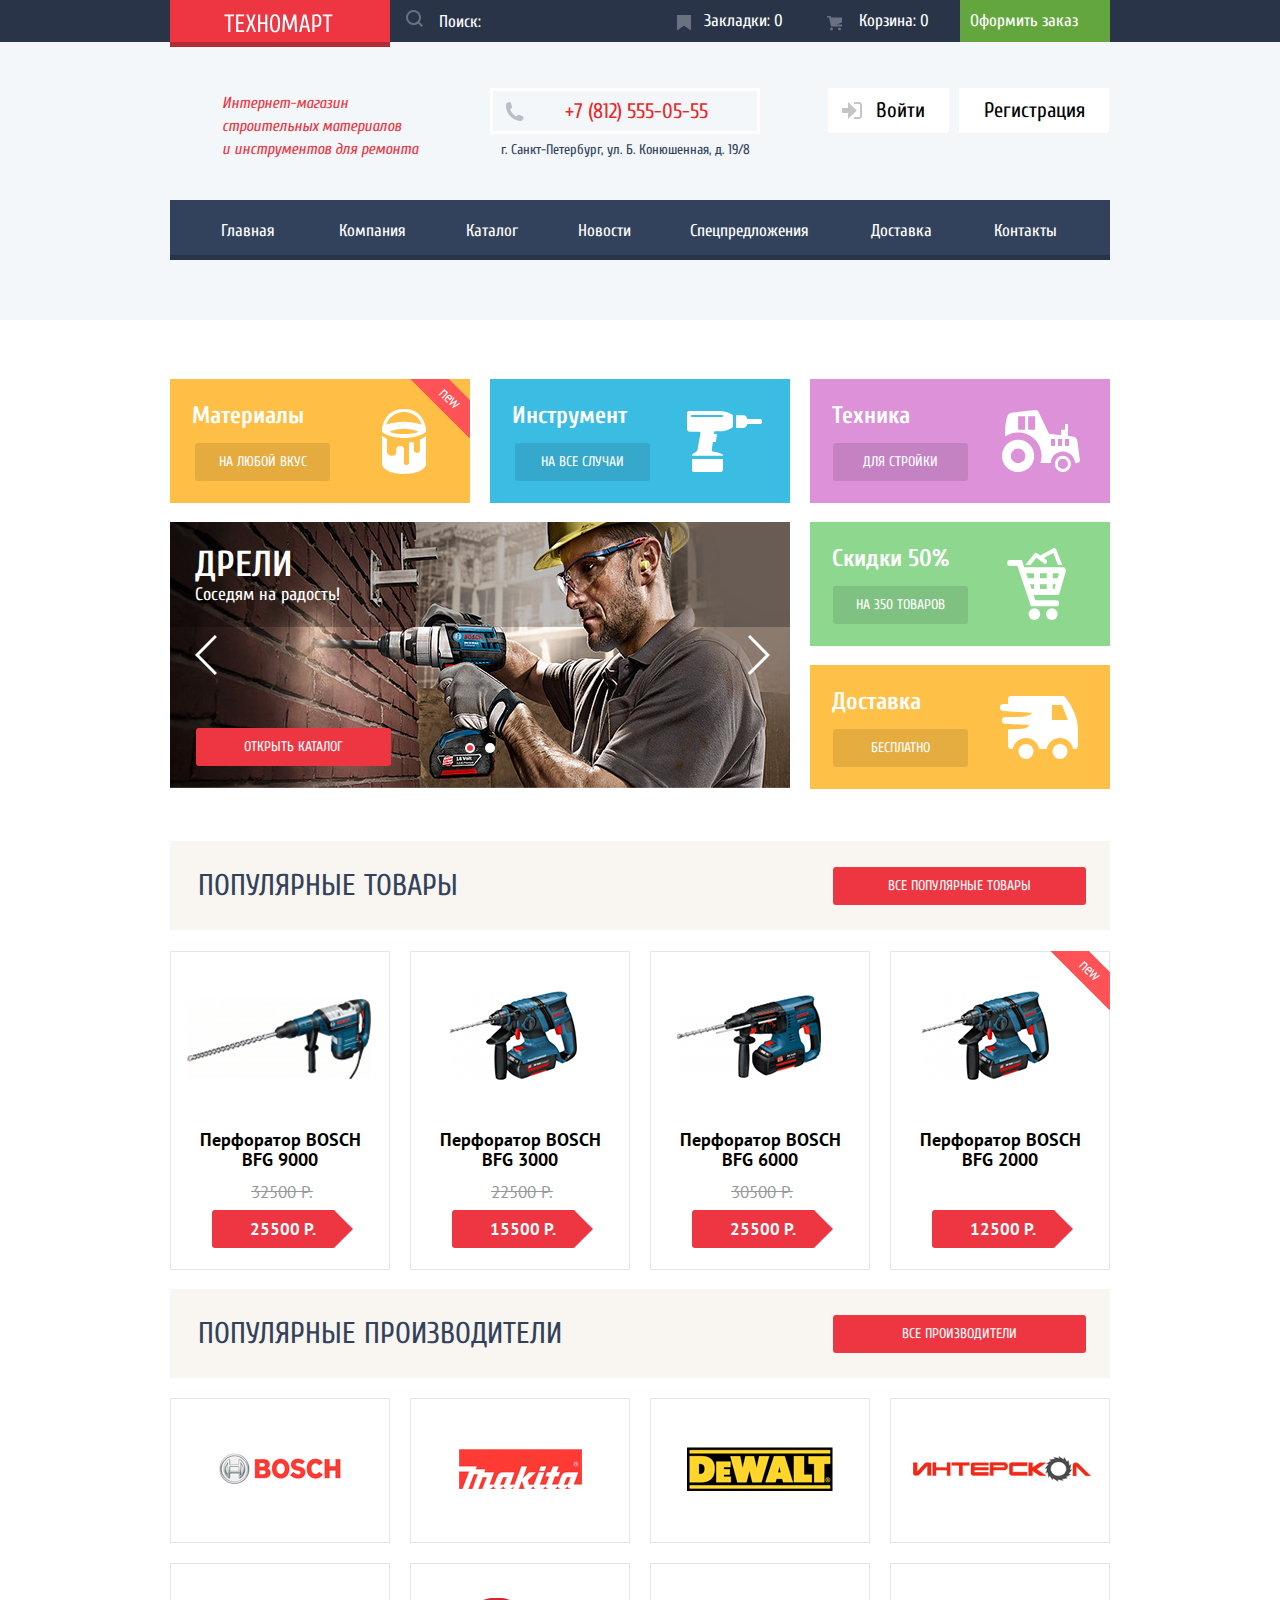
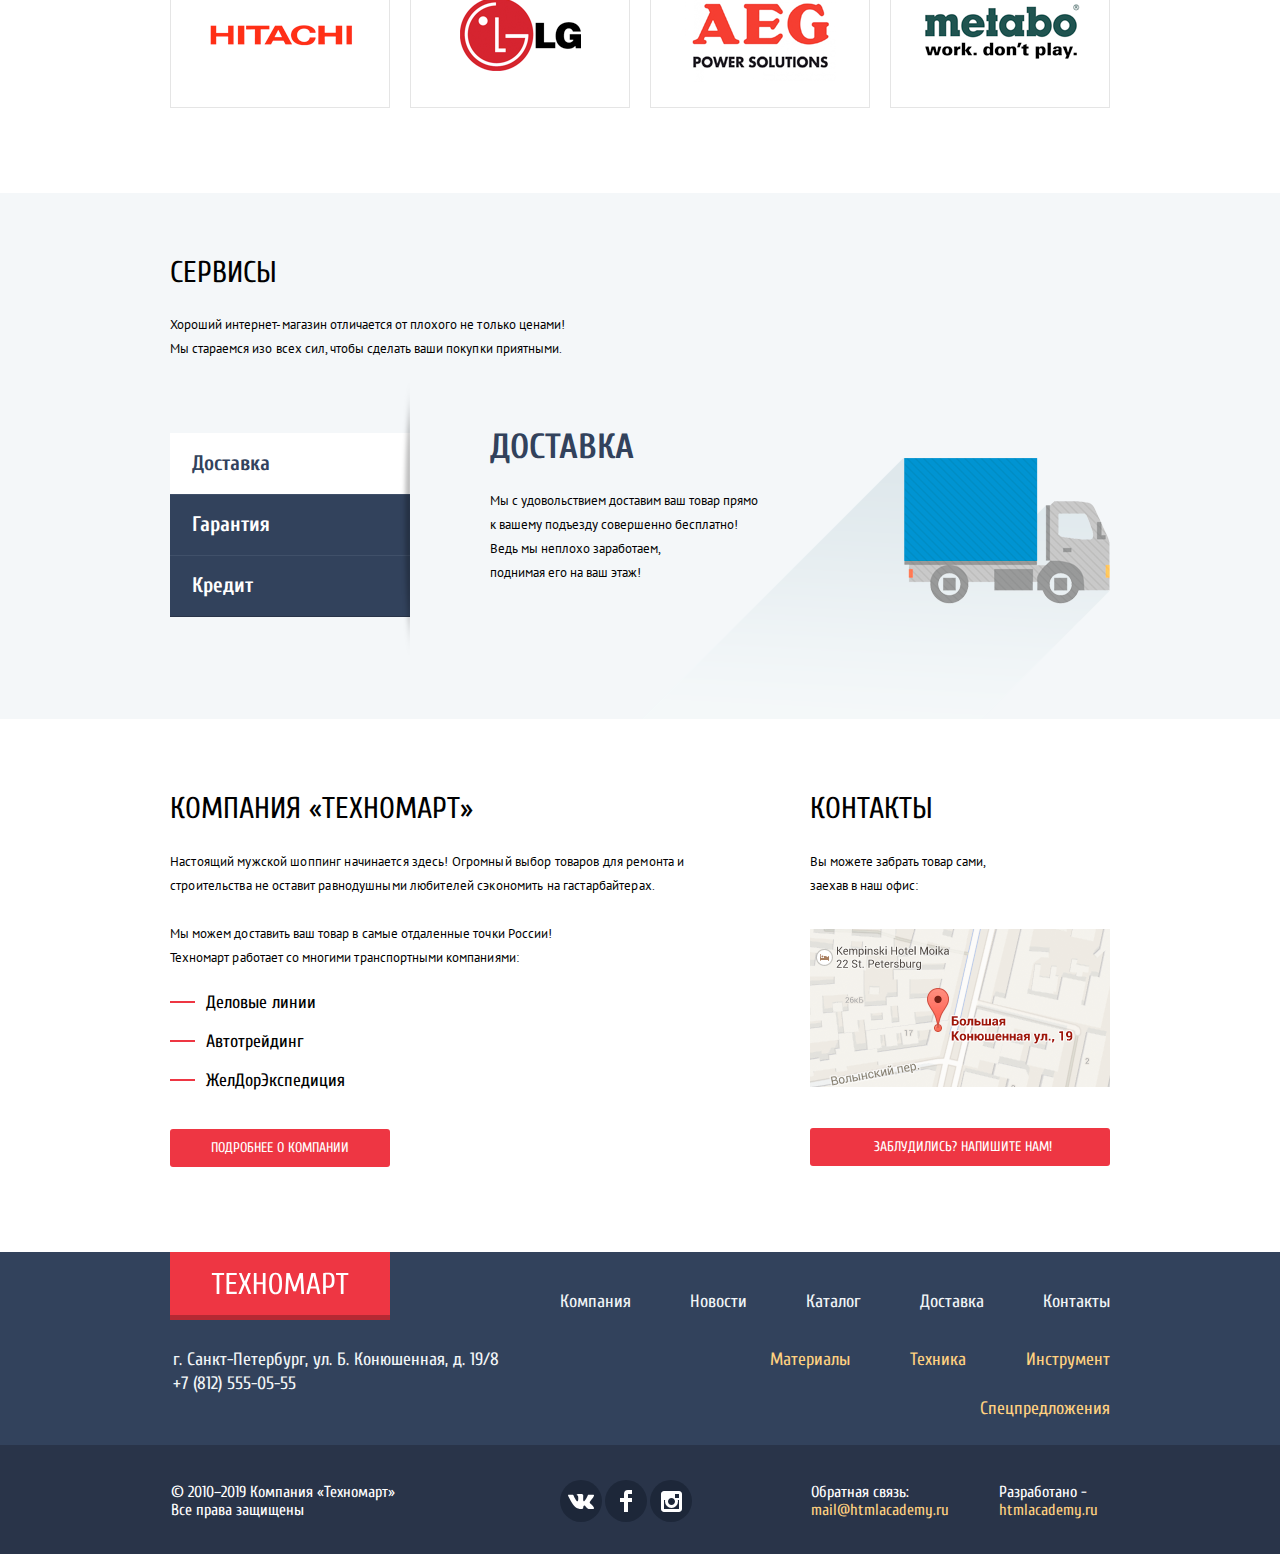
<file: index.html>
<!DOCTYPE html>
<html lang="ru">
  <head>
    <meta charset="utf-8">
    <title>Компания Техномарт</title>
    <link href="https://fonts.googleapis.com/css?family=Cuprum:400,400i,700%7CPT+Sans:400,700&display=swap&subset=cyrillic" rel="stylesheet">
    <link href="css/normalize.css" rel="stylesheet">
    <link href="css/style-min.css" rel="stylesheet">
  </head>
  <body>
    <header class="main-header">
      <div class="logo-interactive">
        <div class="limiter">
          <div class="logo-search-container">
            <div class="logo-container">
              <a class="logo header-logo" href="#" aria-label="Логотип компании Техномарт"></a>
            </div>
            <form class="search" method="get" action="https://echo.htmlacademy.ru">
              <label class="visually-hidden" for="search">Поле поиска</label>
              <input type="search" id="search" name="search" placeholder="Поиск:">
              <button class="loupe" type="submit" aria-label="Кнопка поиска">
                <svg xmlns="http://www.w3.org/2000/svg" width="17" height="17" viewBox="0 0 17 17">
                  <path d="M17 15.586l-3.542-3.542A7.465 7.465 0 0 0 15 7.5 7.5 7.5 0 1 0 7.5 15c1.71 0 3.282-.579 4.544-1.542L15.586 17 17 15.586zM2 7.5C2 4.467 4.467 2 7.5 2 10.532 2 13 4.467 13 7.5c0 3.032-2.468 5.5-5.5 5.5A5.506 5.506 0 0 1 2 7.5z"></path>
                </svg>
              </button>
            </form>
          </div>
          <ul class="header-interactive">
            <li class="bookmarks">
              <a href="bookmarks.html">Закладки:<span>0</span></a>
            </li>
            <li class="basket">
              <a href="basket.html">Корзина:<span>0</span></a>
            </li>
            <li class="order">
              <a href="order.html">Оформить заказ</a>
            </li>
          </ul>
        </div>
      </div>
      <div class="header-contacts">
        <div class="limiter">
          <p class="description">
            Интернет-магазин строительных материалов и&nbsp;инструментов для ремонта
          </p>
          <div class="phone-address">
            <a class="phone-number" href="tel:+78125550555" aria-label="Номер телефона">+7 (812) 555-05-55</a>
            <span class="header-address">г. Санкт-Петербург, ул. Б. Конюшенная, д. 19/8</span>
          </div>
          <ul class="header-login">
            <li class="login">
              <a class="login-button user-buttons" href="login.html">
                <svg xmlns="http://www.w3.org/2000/svg" width="20" height="17" viewBox="0 0 20 17">
                  <path d="M14.875 8.5L6 0v6H0v5h6v6z"></path>
                  <path d="M16.986 15.01h-5.027V17h5.027c2.178 0 3.004-1.81 3.029-3.026V3.028C19.99 1.811 19.164 0 16.986 0h-5.027v1.99h5.027c.839 0 .992.681 1.01 1.057v10.904c-.017.376-.171 1.059-1.01 1.059z"></path>
                </svg>
                Войти
              </a>
            </li>
            <li class="check-in">
              <a class="check-in-button user-buttons" href="check-in.html">Регистрация</a>
            </li>
          </ul>
          <nav class="main-navigation">
            <ul class="site-navigation">
              <li class="navigation-item"><a class="navigation-link" href="index.html">Главная</a></li>
              <li class="navigation-item"><a class="navigation-link" href="company.html">Компания</a></li>
              <li class="navigation-item"><a class="navigation-link" href="catalog.html">Каталог</a></li>
              <li class="navigation-item"><a class="navigation-link" href="news.html">Новости</a></li>
              <li class="navigation-item"><a class="navigation-link" href="special-offers.html">Спецпредложения</a></li>
              <li class="navigation-item"><a class="navigation-link" href="delivery.html">Доставка</a></li>
              <li class="navigation-item"><a class="navigation-link" href="contacts.html">Контакты</a></li>
            </ul>
          </nav>
        </div>
      </div>
    </header>
    <main class="container-index">
      <h1 class="visually-hidden">Компания "Техномарт"</h1>
      <section class="promo-container">
        <div class="limiter">
          <h2 class="visually-hidden">Промо-блок</h2>
          <ul class="sections">
            <li class="materials">
              <div class="flag-new"><span class="visually-hidden">Новинка</span></div>
              <h3>Материалы</h3>
              <a href="#">На любой вкус</a>
            </li>
            <li class="tool">
              <h3>Инструмент</h3>
              <a href="#">На все случаи</a>
            </li>
            <li class="equipment">
              <h3>Техника</h3>
              <a href="#">Для стройки</a>
            </li>
          </ul>
          <section class="slider">
            <div class="slider-container">
              <h2 class="visually-hidden">Дрели и перфораторы</h2>
              <input class="visually-hidden product-1" type="radio" id="product-1" name="toggle" checked>
              <input class="visually-hidden product-2" type="radio" id="product-2" name="toggle">
              <div class="slider-arrows">
                <label class="slider-arrows-item slider-arrow-left" for="product-1">
                  <span class="visually-hidden">Первый слайд</span>
                  <svg xmlns="http://www.w3.org/2000/svg" width="22" height="40" viewBox="0 0 22 40">
                    <path d="M19.83-.035l2.089 2.099L4.13 19.947l17.847 17.939-2.09 2.099L-.048 19.947z"></path>
                  </svg>
                </label>
                <label class="slider-arrows-item slider-arrow-right" for="product-2">
                  <span class="visually-hidden">Второй слайд</span>
                  <svg xmlns="http://www.w3.org/2000/svg" width="22" height="40" viewBox="0 0 22 40">
                    <path d="M2.098-.035L.009 2.064l17.789 17.883L-.048 37.886l2.089 2.099 19.935-20.038z"></path>
                  </svg>
                </label>
              </div>
              <div class="slider-controls">
                <label class="slider-controls-item slider-controls-item-1" for="product-1">Первый слайд</label>
                <label class="slider-controls-item slider-controls-item-2" for="product-2">Второй слайд</label>
              </div>
              <ul class="slider-list">
                <li class="slider-item">
                  <h3>Дрели</h3>
                  <p>Соседям на радость!</p>
                  <a class="button button-slider-item" href="catalog.html">Открыть каталог</a>
                </li>
                <li class="slider-item">
                  <h3>Перфораторы</h3>
                  <p>Настоящие мужские игрушки</p>
                  <a class="button button-slider-item" href="catalog.html">Открыть каталог</a>
                </li>
              </ul>
            </div>
          </section>
          <ul class="sections part-2">
            <li class="special-offers">
              <h3>Скидки 50%</h3>
              <a href="#">На 350 товаров</a>
            </li>
            <li class="delivery">
              <h3>Доставка</h3>
              <a href="#">Бесплатно</a>
            </li>
          </ul>
        </div>
      </section>
      <section class="popular-goods">
        <div class="limiter">
          <div class="section-title">
            <h2>Популярные товары</h2>
            <a class="button button-popular" href="popular-goods.html">Все популярные товары</a>
          </div>
          <ul class="catalog-list">
            <li class="catalog-item">
              <a class="catalog-item-link" href="BOSCH-BFG-9000.html" aria-label="Перфоратор BOSCH BFG 9000">
                <img src="img/bosch-bfg-9000.png" width="218" height="170" alt="Перфоратор BOSCH BFG 9000">
                <p class="catalog-item-name">
                  Перфоратор BOSCH BFG&nbsp;9000
                </p>
                <div class="old-price">32500 Р.</div>
                <div class="current-price">
                  25500 Р.<span class="angle"></span>
                </div>
              </a>
              <p class="catalog-buttons">
                <a class="button button-catalog button-catalog-buy" href="basket.html">Купить</a>
                <a class="button button-catalog button-catalog-bookmarks" href="bookmarks.html">В закладки</a>
              </p>
            </li>
            <li class="catalog-item">
              <a class="catalog-item-link" href="BOSCH-BFG-3000.html" aria-label="Перфоратор BOSCH BFG 3000">
                <img src="img/bosch-bfg-3000.png" width="218" height="170" alt="Перфоратор BOSCH BFG 3000">
                <p class="catalog-item-name">
                  Перфоратор BOSCH BFG&nbsp;3000
                </p>
                <div class="old-price">22500 Р.</div>
                <div class="current-price">
                  15500 Р.<span class="angle"></span>
                </div>
              </a>
              <p class="catalog-buttons">
                <a class="button button-catalog button-catalog-buy" href="basket.html">Купить</a>
                <a class="button button-catalog button-catalog-bookmarks" href="bookmarks.html">В закладки</a>
              </p>
            </li>
            <li class="catalog-item">
              <a class="catalog-item-link" href="BOSCH-BFG-6000.html" aria-label="Перфоратор BOSCH BFG 6000">
                <img src="img/bosch-bfg-6000.png" width="218" height="170" alt="Перфоратор BOSCH BFG 6000">
                <p class="catalog-item-name">
                  Перфоратор BOSCH BFG&nbsp;6000
                </p>
                <div class="old-price">30500 Р.</div>
                <div class="current-price">
                  25500 Р.<span class="angle"></span>
                </div>
              </a>
              <p class="catalog-buttons">
                <a class="button button-catalog button-catalog-buy" href="basket.html">Купить</a>
                <a class="button button-catalog button-catalog-bookmarks" href="bookmarks.html">В закладки</a>
              </p>
            </li>
            <li class="catalog-item">
              <a class="catalog-item-link" href="BOSCH-BFG-2000.html" aria-label="Перфоратор BOSCH BFG 2000">
                <div class="flag-new"><span class="visually-hidden">Новинка</span></div>
                <img src="img/bosch-bfg-2000.png" width="218" height="170" alt="Перфоратор BOSCH BFG 2000">
                <p class="catalog-item-name">
                  Перфоратор BOSCH BFG&nbsp;2000
                </p>
                <div class="old-price"></div>
                <div class="current-price">
                  12500 Р.<span class="angle"></span>
                </div>
              </a>
              <p class="catalog-buttons">
                <a class="button button-catalog button-catalog-buy" href="basket.html">Купить</a>
                <a class="button button-catalog button-catalog-bookmarks" href="bookmarks.html">В закладки</a>
              </p>
            </li>
          </ul>
        </div>
      </section>
      <section class="popular-manufacturers">
        <div class="limiter">
          <div class="section-title">
            <h2>Популярные производители</h2>
            <a class="button button-popular" href="manufacturers.html">Все производители</a>
          </div>
          <ul class="manufacturers">
            <li>
              <a href="bosch.html" aria-label="Компания Bosch">
                <img src="img/bosch.png" width="126" height="37" alt="Компания Bosch">
              </a>
            </li>
            <li>
              <a href="makita.html" aria-label="Компания Makita">
                <img src="img/makita.png" width="123" height="40" alt="Компания Makita">
              </a>
            </li>
            <li>
              <a href="dewalt.html" aria-label="Компания Dewalt">
                <img src="img/dewalt.png" width="146" height="44" alt="Компания Dewalt">
              </a>
            </li>
            <li>
              <a class="interskol" href="interskol.html" aria-label="Компания Интерскол">
                <img src="img/interskol.png" width="200" height="88" alt="Компания Интерскол">
              </a>
            </li>
            <li>
              <a class="hitachi" href="hitachi.html" aria-label="Компания Hitachi">
                <img src="img/hitachi.png" width="169" height="31" alt="Компания Hitachi">
              </a>
            </li>
            <li>
              <a href="lg.html" aria-label="Компания LG">
                <img src="img/lg.png" width="121" height="73" alt="Компания LG">
              </a>
            </li>
            <li>
              <a href="aeg.html" aria-label="Компания AEG">
                <img src="img/aeg.png" width="151" height="96" alt="Компания AEG">
              </a>
            </li>
            <li>
              <a class="metabo" href="metabo.html" aria-label="Компания Metabo">
                <img src="img/metabo.png" width="204" height="69" alt="Компания Metabo">
              </a>
            </li>
          </ul>
        </div>
      </section>
      <section class="slider-services">
        <div class="limiter">
          <h2 class="slider-title">Сервисы</h2>
          <p class="slider-description">
            Хороший интернет-магазин отличается от плохого не только ценами! Мы стараемся изо всех сил, чтобы сделать ваши покупки приятными.
          </p>
          <div class="slider-services-container">
            <input class="visually-hidden service-1" type="radio" id="service-1" name="button" checked>
            <input class="visually-hidden service-2" type="radio" id="service-2" name="button">
            <input class="visually-hidden service-3" type="radio" id="service-3" name="button">
            <div class="slider-controls">
              <label for="service-1">Доставка</label>
              <label for="service-2">Гарантия</label>
              <label for="service-3">Кредит</label>
              <img class="shadow" src="img/shadow.png" width="10" height="279" alt="Тень">
            </div>
            <ul class="slider-list">
              <li class="slider-item-1 slide">
                <h3 class="slide-title">Доставка</h3>
                <p class="slide-description">
                  Мы с удовольствием доставим ваш товар прямо<br>
                  к вашему подъезду совершенно бесплатно!
                </p>
                <p class="slide-description">
                  Ведь мы неплохо заработаем,<br>
                  поднимая его на ваш этаж!
                </p>
              </li>
              <li class="slider-item-2 slide">
                <h3 class="slide-title">Гарантия</h3>
                <p class="slide-description">
                  Если купленный у нас товар поломается или заискрит,<br>
                  а также в случае пожара, спровоцированного его возгоранием, вы всегда можете быть уверены в нашей гарантии. Мы обменяем сгоревший товар на новый.<br>
                  Дом уж восстановите как-нибудь сами.
                </p>
              </li>
              <li class="slider-item-3 slide">
                <h3 class="slide-title">Кредит</h3>
                <p class="slide-description">
                  Залезть в долговую яму стало проще!<br>
                  Кредитные консультанты придут вам на помощь.
                </p>
                <a class="button button-slide" href="#">Отправить заявку</a>
              </li>
            </ul>
          </div>
        </div>
      </section>
      <div class="company-container limiter">
        <section class="index-about-company">
          <h2>Компания «Техномарт»</h2>
          <p>
            Настоящий мужской шоппинг начинается здесь! Огромный выбор товаров для ремонта&nbsp;и строительства не оставит равнодушными любителей сэкономить на гастарбайтерах.
          </p>
          <p>
            Мы можем доставить ваш товар в самые отдаленные точки России!<br>
            Техномарт работает со многими транспортными компаниями:
          </p>
          <ul class="transport-companies">
            <li>Деловые линии</li>
            <li>Автотрейдинг</li>
            <li>ЖелДорЭкспедиция</li>
          </ul>
          <a class="button button-company" href="company.html">Подробнее о компании</a>
        </section>
        <section class="contacts">
          <h2>Контакты</h2>
          <p>
            Вы можете забрать товар сами,<br>
            заехав в наш офис:<br>
          </p>
          <div class="map">
            <a href="https://goo.gl/maps/2v5hJ1EEzLMW3RAo9">
              <img class="map-image" src="img/map.png" width="300" height="158" alt="Компания Техномарт, адрес г. Санкт-Петербург, ул. Б. Конюшенная, д. 19/8">
            </a>
          </div>
          <a class="button button-contacts" href="feedback.html">Заблудились? Напишите нам!</a>
        </section>
      </div>
    </main>
    <footer class="main-footer">
      <div class="footer-sup">
        <div class="limiter">
          <div class="footer-container-1">
            <div class="logo-container">
              <a class="logo footer-logo" href="#" aria-label="Логотип компании Техномарт"></a>
            </div>
            <ul class="footer-navigation">
              <li><a href="company.html">Компания</a></li>
              <li><a href="news.html">Новости</a></li>
              <li><a href="catalog.html">Каталог</a></li>
              <li><a href="delivery.html">Доставка</a></li>
              <li><a href="contacts.html">Контакты</a></li>
            </ul>
          </div>
          <div class="footer-container-2">
            <p class="address">
              г. Санкт-Петербург, ул. Б. Конюшенная, д. 19/8
              <a class="footer-phone" href="tel:+78125550555">+7&nbsp;(812)&nbsp;555-05-55</a>
            </p>
            <ul class="section-navigation">
              <li><a href="materials.html">Материалы</a></li>
              <li><a href="equipment.html">Техника</a></li>
              <li><a href="tool.html">Инструмент</a></li>
              <li><a href="special-offers.html">Спецпредложения</a></li>
            </ul>
          </div>
        </div>
      </div>
      <div class="footer-sub">
        <div class="limiter">
          <p class="rights">
            © 2010–2019 Компания «Техномарт»
            Все права защищены
          </p>
          <ul class="footer-social">
            <li><a class="vk-button" href="https://www.vk.com" aria-label="Техномарт Вконтакте"></a></li>
            <li><a class="facebook-button" href="https://www.facebook.com" aria-label="Техномарт на Фейсбук"></a></li>
            <li><a class="instagram-button" href="https://www.instagram.com" aria-label="Техномарт в Инстаграм"></a></li>
          </ul>
          <p class="feedback-academy">
            Обратная связь:
            <a href="mailto:mail@htmlacademy.ru">mail@htmlacademy.ru</a>
          </p>
          <p class="developed-by">
            Разработано -
            <a href="https://htmlacademy.ru/intensive/htmlcss">htmlacademy.ru</a>
          </p>
        </div>
      </div>
    </footer>
    <div class="modal modal-map">
      <h2 class="visually-hidden">Как до нас добраться</h2>
      <iframe src="https://www.google.com/maps/embed?pb=!1m18!1m12!1m3!1d1998.6037872533277!2d30.320858716096975!3d59.93871648187614!2m3!1f0!2f0!3f0!3m2!1i1024!2i768!4f13.1!3m3!1m2!1s0x4696310fca145cc1%3A0x42b32648d8238007!2z0JHQvtC70YzRiNCw0Y8g0JrQvtC90Y7RiNC10L3QvdCw0Y8g0YPQuy4sIDE5LzgsINCh0LDQvdC60YIt0J_QtdGC0LXRgNCx0YPRgNCzLCDQoNC-0YHRgdC40Y8sIDE5MTE4Ng!5e0!3m2!1sru!2s!4v1571588405510!5m2!1sru!2s" width="940" height="446" style="border:0;" allowfullscreen=""></iframe>
      <button class="modal-close" type="button">
        <span class="visually-hidden">Закрыть</span>
      </button>
    </div>
    <div class="modal modal-feedback">
      <h2 class="visually-hidden">Заблудились? Напишите нам!</h2>
      <form name="feedback-form" method="post" action="https://echo.htmlacademy.ru">
        <ul class="form-content">
          <li class="form-item half-width">
            <label for="name">Ваше имя:</label>
            <input type="text" id="name" name="name" placeholder="Имя Фамилия">
          </li>
          <li class="form-item half-width">
            <label for="email">Ваш e-mail:</label>
            <input type="email" id="email" name="email" placeholder="email@example.com">
          </li>
          <li class="form-item">
            <label for="letter">Текст письма:</label>
            <textarea id="letter" name="letter" rows="5" placeholder="В свободной форме"></textarea>
          </li>
        </ul>
        <div class="form-buttons">
          <button class="button button-feedback" type="submit">Отправить</button>
        </div>
      </form>
      <button class="modal-close" type="button">
        <span class="visually-hidden">Закрыть</span>
      </button>
    </div>
    <div class="modal modal-in-basket">
      <h2 class="visually-hidden">Добавление товара в корзину</h2>
      <div class="form-content">
        <p>Товар добавлен в корзину!</p>
      </div>
      <div class="form-buttons">
        <a class="button button-order" href="order.html">Оформить заказ</a>
        <button class="button button-continue">Продолжить покупки</button>
      </div>
      <button class="modal-close" type="button">
        <span class="visually-hidden">Закрыть</span>
      </button>
    </div>
    <div class="cover"></div>

    <script src="js/index-min.js"></script>
  </body>
</html>
</file>
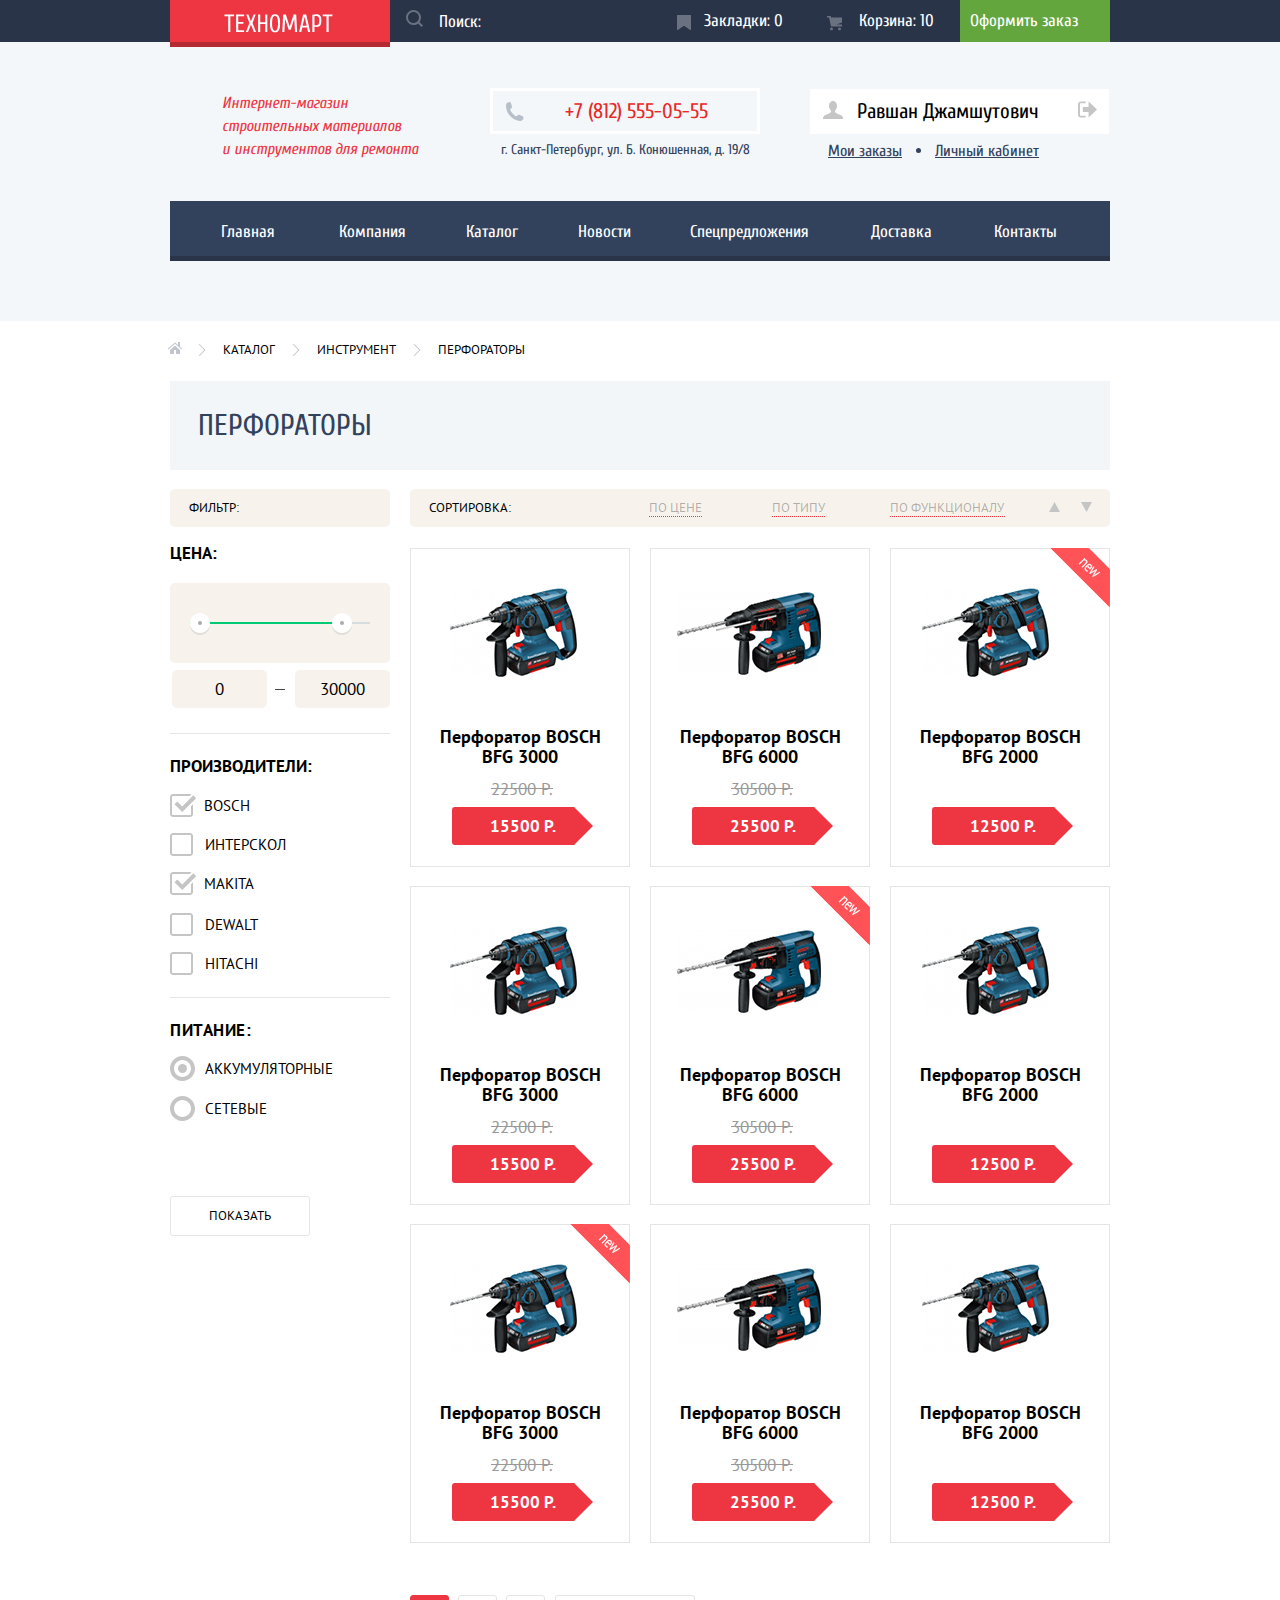
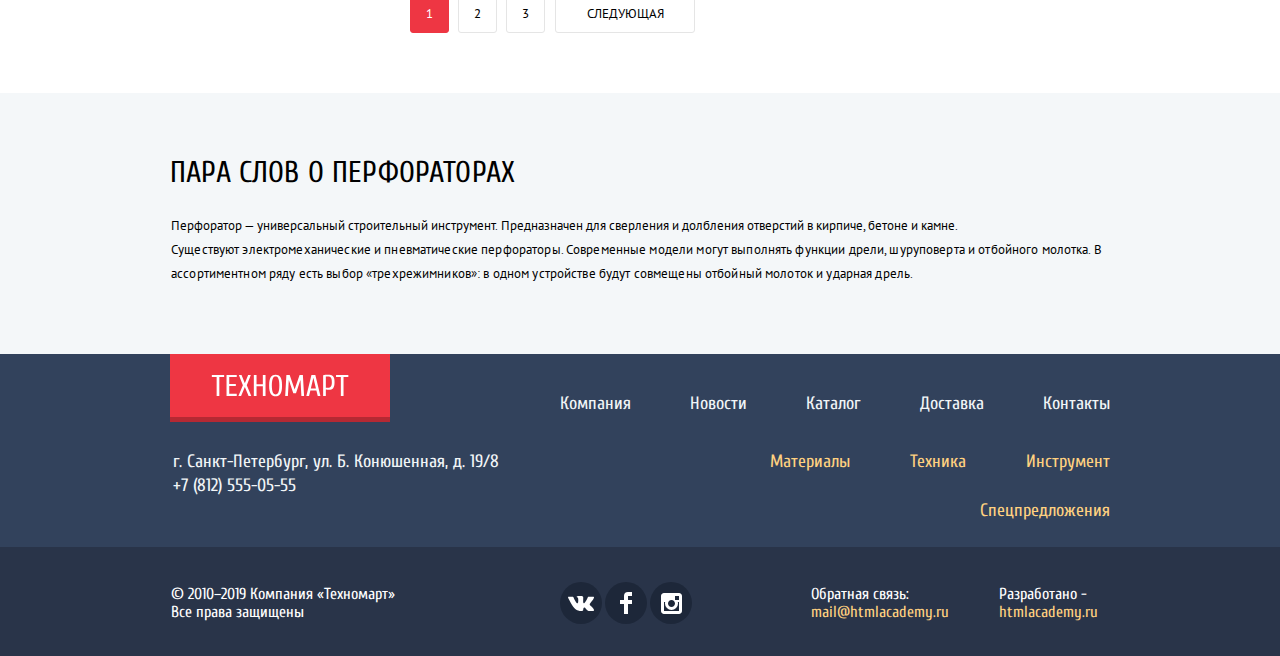
<file: catalog.html>
<!DOCTYPE html>
<html lang="ru">
  <head>
    <meta charset="UTF-8">
    <title>Каталог компании "Техномарт"</title>
    <link href="https://fonts.googleapis.com/css?family=Cuprum:400,400i,700%7CPT+Sans:400,700&display=swap&subset=cyrillic" rel="stylesheet">
    <link href="css/normalize.css" rel="stylesheet">
    <link href="css/style-min.css" rel="stylesheet">
  </head>
  <body>
    <header class="main-header">
      <div class="logo-interactive">
        <div class="limiter">
          <div class="logo-search-container">
            <div class="logo-container">
              <a class="logo header-logo" href="index.html" aria-label="Логотип компании Техномарт"></a>
            </div>
            <form class="search" method="get" action="https://echo.htmlacademy.ru">
              <label class="visually-hidden" for="search">Поле поиска</label>
              <input type="search" id="search" name="search" placeholder="Поиск:">
              <button class="loupe" type="submit" aria-label="Кнопка поиска">
                <svg xmlns="http://www.w3.org/2000/svg" width="17" height="17" viewBox="0 0 17 17">
                  <path d="M17 15.586l-3.542-3.542A7.465 7.465 0 0 0 15 7.5 7.5 7.5 0 1 0 7.5 15c1.71 0 3.282-.579 4.544-1.542L15.586 17 17 15.586zM2 7.5C2 4.467 4.467 2 7.5 2 10.532 2 13 4.467 13 7.5c0 3.032-2.468 5.5-5.5 5.5A5.506 5.506 0 0 1 2 7.5z"></path>
                </svg>
              </button>
            </form>
          </div>
          <ul class="header-interactive">
            <li class="bookmarks">
              <a href="#">Закладки:<span>0</span></a>
            </li>
            <li class="basket">
              <a href="#">Корзина:<span>10</span></a>
            </li>
            <li class="order">
              <a href="order.html">Оформить заказ</a>
            </li>
          </ul>
        </div>
      </div>
      <div class="header-contacts">
        <div class="limiter">
          <p class="description">
            Интернет-магазин строительных материалов и&nbsp;инструментов для ремонта
          </p>
          <div class="phone-address">
            <a class="phone-number" href="tel:+78125550555" aria-label="Номер телефона">+7 (812) 555-05-55</a>
            <span class="header-address">г. Санкт-Петербург, ул. Б. Конюшенная, д. 19/8</span>
          </div>
          <div class="user">
            <ul class="checked-in-user">
              <li class="avatar">
                <a href="profile.html" aria-label="Иконка пользователя">
                  <svg xmlns="http://www.w3.org/2000/svg" width="20" height="18" viewBox="0 0 20 18">
                    <path d="M17.881 14.166c-2.144-.735-4.256-1.666-5.207-2.39-.657-.501-.77-1.618-.517-2.415 1.118-.903 1.864-2.477 1.864-4.278C14.021 2.276 12.221 0 10 0S5.979 2.276 5.979 5.083c0 1.801.746 3.374 1.863 4.277.253.798.141 1.915-.517 2.416-.95.724-3.063 1.654-5.207 2.39S0 18 0 18h20s.025-3.099-2.119-3.834z"></path>
                  </svg>
                </a>
              </li>
              <li class="user-name">
                <a href="profile.html" aria-label="Имя пользователя">Равшан Джамшутович</a>
              </li>
              <li class="exit">
                <a href="check-out.html" aria-label="Иконка выхода">
                  <svg xmlns="http://www.w3.org/2000/svg" width="21" height="17" viewBox="0 0 21 17">
                    <g>
                      <path d="M21 8.5L12.125 0v6h-6v5h6v6z"></path>
                      <path d="M3.106 13.952V3.048c.018-.376.171-1.057 1.01-1.057h5.027V0H4.116C1.938 0 1.112 1.81 1.087 3.027v10.946C1.112 15.189 1.938 17 4.116 17h5.027v-1.99H4.116c-.839 0-.992-.683-1.01-1.058z"></path>
                    </g>
                  </svg>
                </a>
              </li>
            </ul>
            <ul class="checked-in-user-links">
              <li><a class="my-orders" href="my-orders.html">Мои заказы</a></li>
              <li class="separator"></li>
              <li><a class="personal-area" href="personal-area.html">Личный кабинет</a></li>
            </ul>
          </div>
          <nav class="main-navigation">
            <ul class="site-navigation">
              <li class="navigation-item"><a class="navigation-link" href="index.html">Главная</a></li>
              <li class="navigation-item"><a class="navigation-link" href="company.html">Компания</a></li>
              <li class="navigation-item"><a class="navigation-link" href="catalog.html">Каталог</a></li>
              <li class="navigation-item"><a class="navigation-link" href="news.html">Новости</a></li>
              <li class="navigation-item"><a class="navigation-link" href="special-offers.html">Спецпредложения</a></li>
              <li class="navigation-item"><a class="navigation-link" href="delivery.html">Доставка</a></li>
              <li class="navigation-item"><a class="navigation-link" href="contacts.html">Контакты</a></li>
            </ul>
          </nav>
        </div>
      </div>
    </header>
    <main class="container-catalog">
      <h1 class="visually-hidden">Каталог</h1>
      <section class="breadcrumbs-section">
        <h2 class="visually-hidden">Путь к странице</h2>
        <div class="limiter">
          <ul class="breadcrumbs">
            <li class="breadcrumbs-index">
              <a href="index.html" aria-label="Главная страница">
                <svg xmlns="http://www.w3.org/2000/svg" width="15" height="12" viewBox="0 0 15 12">
                  <g>
                    <path d="M3 8v4h4V8h2v4h4V8L8 3.516z"></path>
                    <path d="M14.831 6.365L13 4.751V0h-2v2.987L8.332.635c-.02-.017-.043-.023-.064-.037a.465.465 0 0 0-.08-.047.551.551 0 0 0-.095-.024C8.062.521 8.032.515 8 .515c-.031 0-.061.006-.092.012a.46.46 0 0 0-.095.025c-.028.011-.053.029-.08.046-.021.014-.045.02-.064.037l-6.498 5.73a.501.501 0 0 0 .33.875.497.497 0 0 0 .331-.125L8 1.677l6.169 5.438a.501.501 0 0 0 .662-.75z"></path>
                  </g>
                </svg>
              </a>
            </li>
            <li><a href="catalog.html">Каталог</a></li>
            <li><a href="tool.html">Инструмент</a></li>
            <li><a class="breadcrumbs-current">Перфораторы</a></li>
          </ul>
        </div>
      </section>
      <section class="main-content">
        <div class="section-title limiter">
          <h2 class="catalog-title">Перфораторы</h2>
        </div>
        <div class="limiter">
          <div class="filter-container">
            <h2 class="title filter-title">Фильтр:</h2>
            <form class="filter" method="get" action="https://echo.htmlacademy.ru">
              <fieldset class="filter-item">
                <legend>Цена:</legend>
                <div class="range-filter">
                  <div class="range-controls">
                    <div class="scale">
                      <div class="bar"></div>
                    </div>
                    <div class="toggle toggle-min"></div>
                    <div class="toggle toggle-max"></div>
                  </div>
                  <div class="price-controls">
                    <label class="min-price" aria-label="Минимальная цена"><input type="text" name="min-price" value="0"></label>
                    <label class="max-price" aria-label="Максимальная цена"><input type="text" name="max-price" value="30000"></label>
                  </div>
                </div>
              </fieldset>
              <hr>
              <fieldset class="filter-manufacturers filters">
                <legend>Производители:</legend>
                <ul>
                  <li>
                    <input class="visually-hidden" type="checkbox" id="filter-bosch" name="bosch" checked>
                    <span class="indicator"></span>
                    <label for="filter-bosch">Bosch</label>
                  </li>
                  <li>
                    <input class="visually-hidden" type="checkbox" id="filter-interskol" name="interskol">
                    <span class="indicator"></span>
                    <label for="filter-interskol">Интерскол</label>
                  </li>
                  <li>
                    <input class="visually-hidden" type="checkbox" id="filter-makita" name="makita" checked>
                    <span class="indicator"></span>
                    <label for="filter-makita">Makita</label>
                  </li>
                  <li>
                    <input class="visually-hidden" type="checkbox" id="filter-dewalt" name="dewalt">
                    <span class="indicator"></span>
                    <label for="filter-dewalt">Dewalt</label>
                  </li>
                  <li>
                    <input class="visually-hidden" type="checkbox" id="filter-hitachi" name="hitachi">
                    <span class="indicator"></span>
                    <label for="filter-hitachi">Hitachi</label>
                  </li>
                </ul>
              </fieldset>
              <hr>
              <fieldset class="filter-power filters">
                <legend>Питание:</legend>
                <ul>
                  <li>
                    <input class="visually-hidden" type="radio" id="filter-battery-power" name="power" value="battery-power" checked>
                    <span class="indicator"></span>
                    <label for="filter-battery-power">Аккумуляторные</label>
                  </li>
                  <li>
                    <input class="visually-hidden" type="radio" id="filter-mains-power" name="power" value="mains-power">
                    <span class="indicator"></span>
                    <label for="filter-mains-power">Сетевые</label>
                  </li>
                </ul>
              </fieldset>
              <button class="button button-filter" type="submit">Показать</button>
            </form>
          </div>
          <div class="sort-catalog-container">
            <section class="sort">
              <h2 class="title">Сортировка:</h2>
              <ul class="sort-by">
                <li class="sort-price sort-container">
                  <a class="sort-name current-sort" href="sort-price.html">По цене</a>
                </li>
                <li class="sort-type sort-container">
                  <a class="sort-name" href="sort-type.html">По типу</a>
                </li>
                <li class="sort-func sort-container">
                  <a class="sort-name" href="sort-func.html">По функционалу</a>
                </li>
              </ul>
              <ul class="sort-direction">
                <li class="sort-arrows">
                  <a class="sort-arrow" href="sort-up.html">
                    <span class="visually-hidden">Сортировка по возрастанию</span>
                    <svg xmlns="http://www.w3.org/2000/svg" width="11" height="10" viewBox="0 0 11 10">
                      <path d="M5.5 0L0 10h11z"></path>
                    </svg>
                  </a>
                </li>
                <li class="sort-arrows">
                  <a class="sort-arrow" href="sort-down.html">
                    <span class="visually-hidden">Сортировка по убыванию</span>
                    <svg xmlns="http://www.w3.org/2000/svg" width="11" height="10" viewBox="0 0 11 10">
                      <path d="M5.5 10L0 0h11"></path>
                    </svg>
                  </a>
                </li>
              </ul>
            </section>
            <section class="catalog">
              <h2 class="visually-hidden">Каталог</h2>
              <ul class="catalog-list">
                <li class="catalog-item">
                  <a class="catalog-item-link" href="BOSCH-BFG-3000.html" aria-label="Перфоратор BOSCH BFG 3000">
                    <img src="img/bosch-bfg-3000.png" width="218" height="170" alt="Перфоратор BOSCH BFG 3000">
                    <p class="catalog-item-name">
                      Перфоратор BOSCH BFG&nbsp;3000
                    </p>
                    <div class="old-price">22500 Р.</div>
                    <div class="current-price">
                      15500 Р.<span class="angle"></span>
                    </div>
                  </a>
                  <p class="catalog-buttons">
                    <a class="button button-catalog button-catalog-buy" href="basket.html">Купить</a>
                    <a class="button button-catalog button-catalog-bookmarks" href="bookmarks.html">В закладки</a>
                  </p>
                </li>
                <li class="catalog-item">
                  <a class="catalog-item-link" href="BOSCH-BFG-6000.html" aria-label="Перфоратор BOSCH BFG 6000">
                    <img src="img/bosch-bfg-6000.png" width="218" height="170" alt="Перфоратор BOSCH BFG 6000">
                    <p class="catalog-item-name">
                      Перфоратор BOSCH BFG&nbsp;6000
                    </p>
                    <div class="old-price">30500 Р.</div>
                    <div class="current-price">
                      25500 Р.<span class="angle"></span>
                    </div>
                  </a>
                  <p class="catalog-buttons">
                    <a class="button button-catalog button-catalog-buy" href="basket.html">Купить</a>
                    <a class="button button-catalog button-catalog-bookmarks" href="bookmarks.html">В закладки</a>
                  </p>
                </li>
                <li class="catalog-item">
                  <a class="catalog-item-link" href="BOSCH-BFG-2000.html" aria-label="Перфоратор BOSCH BFG 2000">
                    <div class="flag-new"><span class="visually-hidden">Новинка</span></div>
                    <img src="img/bosch-bfg-2000.png" width="218" height="170" alt="Перфоратор BOSCH BFG 2000">
                    <p class="catalog-item-name">
                      Перфоратор BOSCH BFG&nbsp;2000
                    </p>
                    <div class="old-price"></div>
                    <div class="current-price">
                      12500 Р.<span class="angle"></span>
                    </div>
                  </a>
                  <p class="catalog-buttons">
                    <a class="button button-catalog button-catalog-buy" href="basket.html">Купить</a>
                    <a class="button button-catalog button-catalog-bookmarks" href="bookmarks.html">В закладки</a>
                  </p>
                </li>
                <li class="catalog-item">
                  <a class="catalog-item-link" href="BOSCH-BFG-3000.html" aria-label="Перфоратор BOSCH BFG 3000">
                    <img src="img/bosch-bfg-3000.png" width="218" height="170" alt="Перфоратор BOSCH BFG 3000">
                    <p class="catalog-item-name">
                      Перфоратор BOSCH BFG&nbsp;3000
                    </p>
                    <div class="old-price">22500 Р.</div>
                    <div class="current-price">
                      15500 Р.<span class="angle"></span>
                    </div>
                  </a>
                  <p class="catalog-buttons">
                    <a class="button button-catalog button-catalog-buy" href="basket.html">Купить</a>
                    <a class="button button-catalog button-catalog-bookmarks" href="bookmarks.html">В закладки</a>
                  </p>
                </li>
                <li class="catalog-item">
                  <a class="catalog-item-link" href="BOSCH-BFG-6000.html" aria-label="Перфоратор BOSCH BFG 6000">
                    <div class="flag-new"><span class="visually-hidden">Новинка</span></div>
                    <img src="img/bosch-bfg-6000.png" width="218" height="170" alt="Перфоратор BOSCH BFG 6000">
                    <p class="catalog-item-name">
                      Перфоратор BOSCH BFG&nbsp;6000
                    </p>
                    <div class="old-price">30500 Р.</div>
                    <div class="current-price">
                      25500 Р.<span class="angle"></span>
                    </div>
                  </a>
                  <p class="catalog-buttons">
                    <a class="button button-catalog button-catalog-buy" href="basket.html">Купить</a>
                    <a class="button button-catalog button-catalog-bookmarks" href="bookmarks.html">В закладки</a>
                  </p>
                </li>
                <li class="catalog-item">
                  <a class="catalog-item-link" href="BOSCH-BFG-2000.html" aria-label="Перфоратор BOSCH BFG 2000">
                    <img src="img/bosch-bfg-2000.png" width="218" height="170" alt="Перфоратор BOSCH BFG 2000">
                    <p class="catalog-item-name">
                      Перфоратор BOSCH BFG&nbsp;2000
                    </p>
                    <div class="old-price"></div>
                    <div class="current-price">
                      12500 Р.<span class="angle"></span>
                    </div>
                  </a>
                  <p class="catalog-buttons">
                    <a class="button button-catalog button-catalog-buy" href="basket.html">Купить</a>
                    <a class="button button-catalog button-catalog-bookmarks" href="bookmarks.html">В закладки</a>
                  </p>
                </li>
                <li class="catalog-item">
                  <a class="catalog-item-link" href="BOSCH-BFG-3000.html" aria-label="Перфоратор BOSCH BFG 3000">
                    <div class="flag-new"><span class="visually-hidden">Новинка</span></div>
                    <img src="img/bosch-bfg-3000.png" width="218" height="170" alt="Перфоратор BOSCH BFG 3000">
                    <p class="catalog-item-name">
                      Перфоратор BOSCH BFG&nbsp;3000
                    </p>
                    <div class="old-price">22500 Р.</div>
                    <div class="current-price">
                      15500 Р.<span class="angle"></span>
                    </div>
                  </a>
                  <p class="catalog-buttons">
                    <a class="button button-catalog button-catalog-buy" href="basket.html">Купить</a>
                    <a class="button button-catalog button-catalog-bookmarks" href="bookmarks.html">В закладки</a>
                  </p>
                </li>
                <li class="catalog-item">
                <a class="catalog-item-link" href="BOSCH-BFG-6000.html" aria-label="Перфоратор BOSCH BFG 6000">
                  <img src="img/bosch-bfg-6000.png" width="218" height="170" alt="Перфоратор BOSCH BFG 6000">
                  <p class="catalog-item-name">
                    Перфоратор BOSCH BFG&nbsp;6000
                  </p>
                  <div class="old-price">30500 Р.</div>
                  <div class="current-price">
                    25500 Р.<span class="angle"></span>
                  </div>
                </a>
                <p class="catalog-buttons">
                  <a class="button button-catalog button-catalog-buy" href="basket.html">Купить</a>
                  <a class="button button-catalog button-catalog-bookmarks" href="bookmarks.html">В закладки</a>
                </p>
              </li>
                <li class="catalog-item">
                  <a class="catalog-item-link" href="BOSCH-BFG-2000.html" aria-label="Перфоратор BOSCH BFG 2000">
                    <img src="img/bosch-bfg-2000.png" width="218" height="170" alt="Перфоратор BOSCH BFG 2000">
                    <p class="catalog-item-name">
                      Перфоратор BOSCH BFG&nbsp;2000
                    </p>
                    <div class="old-price"></div>
                    <div class="current-price">
                      12500 Р.<span class="angle"></span>
                    </div>
                  </a>
                  <p class="catalog-buttons">
                    <a class="button button-catalog button-catalog-buy" href="basket.html">Купить</a>
                    <a class="button button-catalog button-catalog-bookmarks" href="bookmarks.html">В закладки</a>
                  </p>
                </li>
              </ul>
            </section>
            <fieldset class="pagination">
              <ul>
                <li class="pages">
                  <a class="page current-page" href="page-1.html">1</a>
                </li>
                <li class="pages">
                  <a class="page" href="page-2.html">2</a>
                </li>
                <li class="pages">
                  <a class="page" href="page-3.html">3</a>
                </li>
                <li class="pages page-next">
                  <a class="page" href="page-next.html">Следующая</a>
                </li>
              </ul>
            </fieldset>
          </div>
        </div>
      </section>
      <article class="about-perforators">
        <div class="limiter">
          <h2 class="article-title">Пара слов о перфораторах</h2>
          <p>Перфоратор — универсальный строительный инструмент. Предназначен для сверления и долбления отверстий в кирпиче, бетоне и камне.</p>
          <p>
            Существуют электромеханические и пневматические перфораторы. Современные модели могут выполнять функции дрели, шуруповерта и отбойного молотка. В ассортиментном ряду есть выбор «трехрежимников»: в одном устройстве будут совмещены отбойный молоток и ударная дрель.
          </p>
        </div>
      </article>
    </main>
    <footer class="main-footer">
      <div class="footer-sup">
        <div class="limiter">
          <div class="footer-container-1">
            <div class="logo-container">
              <a class="logo footer-logo" href="index.html" aria-label="Логотип компании Техномарт"></a>
            </div>
            <ul class="footer-navigation">
              <li><a href="company.html">Компания</a></li>
              <li><a href="news.html">Новости</a></li>
              <li><a href="catalog.html">Каталог</a></li>
              <li><a href="delivery.html">Доставка</a></li>
              <li><a href="contacts.html">Контакты</a></li>
            </ul>
          </div>
          <div class="footer-container-2">
            <p class="address">
              г. Санкт-Петербург, ул. Б. Конюшенная, д.&nbsp;19/8
              <a class="footer-phone" href="tel:+78125550555">+7&nbsp;(812)&nbsp;555-05-55</a>
            </p>
            <ul class="section-navigation">
              <li><a href="materials.html">Материалы</a></li>
              <li><a href="equipment.html">Техника</a></li>
              <li><a href="tool.html">Инструмент</a></li>
              <li><a href="special-offers.html">Спецпредложения</a></li>
            </ul>
          </div>
        </div>
      </div>
      <div class="footer-sub">
        <div class="limiter">
          <p class="rights">
            © 2010–2019 Компания «Техномарт»
            Все права защищены
          </p>
          <ul class="footer-social">
            <li><a class="vk-button" href="https://www.vk.com" aria-label="Техномарт Вконтакте"></a></li>
            <li><a class="facebook-button" href="https://www.facebook.com" aria-label="Техномарт на Фейсбук"></a></li>
            <li><a class="instagram-button" href="https://www.instagram.com" aria-label="Техномарт в Инстаграм"></a></li>
          </ul>
          <p class="feedback-academy">
            Обратная связь:
            <a href="mailto:mail@htmlacademy.ru">mail@htmlacademy.ru</a>
          </p>
          <p class="developed-by">
            Разработано -
            <a href="https://htmlacademy.ru/intensive/htmlcss">htmlacademy.ru</a>
          </p>
        </div>
      </div>
    </footer>
    <div class="modal modal-in-basket">
      <h2 class="visually-hidden">Добавление товара в корзину</h2>
      <div class="form-content">
        <p>Товар добавлен в корзину!</p>
      </div>
      <div class="form-buttons">
        <a class="button button-order" href="order.html">Оформить заказ</a>
        <button class="button button-continue">Продолжить покупки</button>
      </div>
      <button class="modal-close" type="button">
        <span class="visually-hidden">Закрыть</span>
      </button>
    </div>
    <div class="cover"></div>

    <script src="js/catalog-min.js"></script>
  </body>
</html>
</file>
<file: css/style-min.css>
@-webkit-keyframes bounce{0%{-webkit-transform:translateY(-2000px);transform:translateY(-2000px)}70%{-webkit-transform:translateY(30px);transform:translateY(30px)}90%{-webkit-transform:translateY(-10px);transform:translateY(-10px)}to{-webkit-transform:translateY(0);transform:translateY(0)}}@keyframes bounce{0%{-webkit-transform:translateY(-2000px);transform:translateY(-2000px)}70%{-webkit-transform:translateY(30px);transform:translateY(30px)}90%{-webkit-transform:translateY(-10px);transform:translateY(-10px)}to{-webkit-transform:translateY(0);transform:translateY(0)}}@-webkit-keyframes shake{0%,to{-webkit-transform:translateX(0);transform:translateX(0)}10%,30%,50%,70%,90%{-webkit-transform:translateX(-10px);transform:translateX(-10px)}20%,40%,60%,80%{-webkit-transform:translateX(10px);transform:translateX(10px)}}@keyframes shake{0%,to{-webkit-transform:translateX(0);transform:translateX(0)}10%,30%,50%,70%,90%{-webkit-transform:translateX(-10px);transform:translateX(-10px)}20%,40%,60%,80%{-webkit-transform:translateX(10px);transform:translateX(10px)}}*,::after,::before{-webkit-box-sizing:inherit;box-sizing:inherit}:focus{outline:0}html{-webkit-box-sizing:border-box;box-sizing:border-box}body{min-width:1200px;margin:0 auto;padding:0;font-size:13px;line-height:24px;font-family:"PT Sans","Tahoma",sans-serif;font-weight:400;text-align:left;color:#000;background-color:#fff}a{text-decoration:none}img{max-width:100%;height:auto}.main-header{min-height:320px;font-size:17px;line-height:17px;font-family:"Cuprum","Arial Narrow",sans-serif;color:#fff;background-color:#f4f7f9}.limiter{width:940px;margin:0 auto}.logo-interactive{min-height:42px;margin:0 auto;background-color:#293449}.logo-container,.logo-interactive .limiter{display:-webkit-box;display:-ms-flexbox;display:flex;-webkit-box-pack:justify;-ms-flex-pack:justify;justify-content:space-between;-webkit-box-align:start;-ms-flex-align:start;align-items:flex-start}.logo-container{-webkit-box-pack:center;-ms-flex-pack:center;justify-content:center;-webkit-box-align:center;-ms-flex-align:center;align-items:center;margin-bottom:-5px}.logo{z-index:2;width:220px;height:47px;background-color:#ee3643;background-repeat:no-repeat;background-position:center;-webkit-box-shadow:inset 0 -5px 0 0 rgba(0,0,0,.24);box-shadow:inset 0 -5px 0 0 rgba(0,0,0,.24)}.header-logo{background-image:url(../img/logo-header.svg);background-position-x:54px;background-size:109px,19px}.footer-logo{height:68px;background-image:url(../img/logo-footer.svg);background-position-y:20px;background-size:138px 23px}.logo:focus,.logo:hover{background-color:#ca2c37}.logo:active{background-color:#ba2732}.header-interactive,.header-interactive a,.header-interactive li{display:-webkit-box;display:-ms-flexbox;display:flex;min-height:42px}.header-interactive{-ms-flex-wrap:wrap;flex-wrap:wrap;-webkit-box-pack:start;-ms-flex-pack:start;justify-content:flex-start;width:450px;margin:0;padding:0;line-height:8px;list-style:none}.header-interactive li,.order a{-webkit-box-pack:center;-ms-flex-pack:center;justify-content:center}.header-interactive a,.header-interactive li{-webkit-box-align:center;-ms-flex-align:center;align-items:center;width:150px}.header-interactive a{-webkit-box-pack:start;-ms-flex-pack:start;justify-content:flex-start;width:inherit;min-height:100%;line-height:18px;color:#fff}.order a{padding:0 12px 0 10px}.header-interactive span{margin-left:4px;margin-right:10px}.highlight{background-color:#ee3643}.logo-search-container,.logo-search-container .search{display:-webkit-box;display:-ms-flexbox;display:flex;-webkit-box-pack:start;-ms-flex-pack:start;justify-content:flex-start;-webkit-box-align:center;-ms-flex-align:center;align-items:center;width:490px}.logo-search-container .search{-webkit-box-orient:horizontal;-webkit-box-direction:reverse;-ms-flex-direction:row-reverse;flex-direction:row-reverse;-webkit-box-pack:center;-ms-flex-pack:center;justify-content:center;width:270px;height:42px;border:0}.search .loupe,.search input[type=search]{height:inherit;padding:0;background-color:#293449;border:0}.search .loupe{width:49px;margin:0;opacity:.3}.loupe svg{fill:#fff}.search input[type=search]{width:221px;color:#fff;opacity:1;-webkit-appearance:none;outline:0}.search input[type=search]:hover,.search input[type=search]:hover+.loupe{background-color:#212a3a;opacity:1}.search input[type=search]:active,form.search input[type=search]:focus{color:#000;background-color:#fff}.search input[type=search]:focus+button.loupe{background-color:#fff;opacity:1}.search input[type=search]:focus+button.loupe svg{background-color:#fff;fill:#ee3643;opacity:1}.search input[type=search]::placeholder{color:#fff;opacity:1}.search input[type=search]::-moz-placeholder{color:#fff;opacity:1}.search input[type=search]:-ms-input-placeholder,.search input[type=search]::-ms-input-placeholder{color:#fff;opacity:1}.search input[type=search]::-webkit-input-placeholder{color:#fff;opacity:1}.search input[type=search]:-moz-placeholder{color:#fff;opacity:1}input[type=text]::-ms-clear{display:none;width:0;height:0}input[type=text]::-ms-reveal{display:none;width:0;height:0}input[type=search]::-webkit-search-cancel-button,input[type=search]::-webkit-search-decoration,input[type=search]::-webkit-search-results-button,input[type=search]::-webkit-search-results-decoration{display:none}.basket a::before,.bookmarks a::before{content:"";position:relative;display:inline-block;margin-left:17px;vertical-align:text-top;background-repeat:no-repeat;opacity:.3;-webkit-transform:translateY(10%);-ms-transform:translateY(10%);transform:translateY(10%)}.bookmarks a::before{min-width:14px;height:16px;margin-right:13px;background-image:url(../img/icon-bookmark.svg)}.basket a::before{min-width:15px;height:15px;margin-right:17px;background-image:url(../img/icon-cart.svg)}.header-interactive a:focus::before,.header-interactive a:hover::before{opacity:1}.basket a:active,.bookmarks a:active{color:rgba(255,255,255,.6);background-color:#161d29}.header-interactive a:active::before{opacity:.5}.order{background-color:#63a63e}.basket a:focus,.basket a:hover,.bookmarks a:focus,.bookmarks a:hover,.search input[type=search]:hover{background-color:#212a3a}.order a:focus,.order a:hover{background-color:#5fbb2d}.order a:active{color:rgba(255,255,255,.5);background-color:#518534}.header-contacts{min-height:278px;margin:0 auto;padding-top:46px}.header-contacts .limiter{display:-webkit-box;display:-ms-flexbox;display:flex;-ms-flex-wrap:wrap;flex-wrap:wrap;-webkit-box-pack:start;-ms-flex-pack:start;justify-content:flex-start;-webkit-box-align:start;-ms-flex-align:start;align-items:flex-start}.header-contacts .description{max-width:197px;margin:4px 0 0 52px;font-style:italic;font-size:16px;line-height:23px;color:#ee3643}.phone-address,.phone-number{display:-webkit-box;display:-ms-flexbox;display:flex;-webkit-box-align:center;-ms-flex-align:center;align-items:center}.phone-address{-webkit-box-orient:vertical;-webkit-box-direction:normal;-ms-flex-direction:column;flex-direction:column;margin-left:71px}.phone-number{-webkit-box-pack:start;-ms-flex-pack:start;justify-content:flex-start;width:270px;min-height:40px;margin:0 0 4px;padding-left:2px;font-size:21px;line-height:21px;color:#e9292a;border:solid 3px #fff}.phone-number:after{content:"";min-height:inherit;font-size:0}.phone-number::before{content:"";position:relative;min-width:19px;height:19px;margin-right:41px;margin-left:10px;background-image:url(../img/icon-phone.svg);background-repeat:no-repeat;background-position:center}.header-address{max-width:252px;min-height:13px;font-size:14px;line-height:24px;text-align:center;color:#32425c}.header-login,.user-buttons{display:-webkit-box;display:-ms-flexbox;display:flex;max-width:281px;color:#000}.header-login{-ms-flex-wrap:wrap;flex-wrap:wrap;margin:0 0 0 68px;padding:0;font-size:21px;line-height:21px;text-align:left;list-style:none}.user-buttons{-webkit-box-pack:center;-ms-flex-pack:center;justify-content:center;-webkit-box-align:center;-ms-flex-align:center;align-items:center;min-height:45px;margin-bottom:10px;background-color:#fff;border:0}.navigation-link:after,.user-buttons:after{content:"";min-height:inherit;font-size:0}.header-login .login-button{-webkit-box-pack:start;-ms-flex-pack:start;justify-content:flex-start;min-width:121px;margin-right:10px;padding:0 10px}.header-login .check-in-button{min-width:150px}.login-button svg{min-width:20px;height:17px;margin-right:14px;margin-left:4px;fill:#c5c5c5}.check-in-button:focus,.check-in-button:hover,.login-button:focus,.login-button:hover{color:#ee3643}.check-in-button:-moz-focusring,.login-button:-moz-focusring{outline:0}.login-button:focus svg,.login-button:hover svg{fill:#000}.check-in-button:active,.login-button:active{color:#000;opacity:.3}.login-button:active svg{fill:#c5c5c5}.checked-in-user{display:-webkit-box;display:-ms-flexbox;display:flex;-webkit-box-pack:start;-ms-flex-pack:start;justify-content:flex-start;-webkit-box-align:center;-ms-flex-align:center;align-items:center;width:299px;min-height:45px;padding:10px;margin:0 0 0 50px;background-color:#fff;list-style:none}.checked-in-user a{font-size:21px;line-height:21px;color:#000}.avatar svg,.exit svg{width:20px;fill:#c5c5c5}.avatar svg{height:18px;margin-left:3px;margin-right:14px}.exit svg{height:17px;margin-left:10px}.avatar a:focus svg,.avatar svg:hover,.exit a:focus svg,.exit svg:hover{fill:#32425c}.avatar a:active svg,.exit a:active svg{fill:#c5c5c5}.checked-in-user-links,.user{display:-webkit-box;display:-ms-flexbox;display:flex;-webkit-box-pack:start;-ms-flex-pack:start;justify-content:flex-start}.user{-webkit-box-orient:vertical;-webkit-box-direction:normal;-ms-flex-direction:column;flex-direction:column;width:299px;margin-top:1px}.user .user-name{width:210px}.checked-in-user-links{-webkit-box-align:center;-ms-flex-align:center;align-items:center;margin:4px 0 0 68px;padding:0;list-style:none}.checked-in-user-links a{font-size:16px;line-height:18px;color:#32425c;text-decoration:underline}.separator{min-width:5px;height:5px;margin:10px 14px;background-color:#32425c;border:0;border-radius:50%}.user-name:active{opacity:.3}.my-orders:focus,.my-orders:hover,.personal-area:focus,.personal-area:hover{color:#ee3643}.my-orders:active,.personal-area:active{color:rgba(50,66,92,.3)}.main-navigation{align-self:flex-end;margin:38px auto 60px}.navigation-item,.navigation-link,.site-navigation{display:-webkit-box;display:-ms-flexbox;display:flex;-webkit-box-align:center;-ms-flex-align:center;align-items:center}.site-navigation{-webkit-box-pack:start;-ms-flex-pack:start;justify-content:flex-start;-ms-flex-wrap:wrap;flex-wrap:wrap;width:940px;margin:0 auto;padding:0 22px 0 24px;-webkit-box-shadow:inset 0 -5px 0 0 #293449;box-shadow:inset 0 -5px 0 0 #293449;background-color:#32425c;list-style:none}.navigation-item,.navigation-link{-webkit-box-pack:center;-ms-flex-pack:center;justify-content:center;min-height:60px}.navigation-link{max-width:181px;min-height:inherit;padding:0 30px;text-align:center;color:#fff}.navigation-item:nth-child(1) .navigation-link{padding-left:27px}.navigation-item:nth-child(2) .navigation-link{padding-left:34px}.navigation-item:nth-child(5) .navigation-link{padding-left:29px}.navigation-item:nth-child(6) .navigation-link,.navigation-item:nth-child(7) .navigation-link{padding-left:32px}.navigation-link:focus,.navigation-link:hover{background-color:#293449}.navigation-link:active{color:rgba(255,255,255,.5);background-color:#1d2739}.promo-container{margin-top:59px}.promo-container .limiter{display:-webkit-box;display:-ms-flexbox;display:flex;-ms-flex-wrap:wrap;flex-wrap:wrap}.visually-hidden{position:absolute;width:1px;height:1px;margin:-1px;padding:0;clip:rect(0 0 0 0);border:0;overflow:hidden}h2{font-size:30px;line-height:30px;font-family:"Cuprum","Arial Narrow",sans-serif;font-weight:400;color:#32425c;text-transform:uppercase}.sections{display:-webkit-box;display:-ms-flexbox;display:flex;-ms-flex-wrap:wrap;flex-wrap:wrap;margin:0;padding:0;list-style:none}.part-2,.sections li{-webkit-box-orient:vertical;-webkit-box-direction:normal;-ms-flex-direction:column;flex-direction:column}.sections li{position:relative;display:-webkit-box;display:-ms-flexbox;display:flex;-webkit-box-pack:justify;-ms-flex-pack:justify;justify-content:space-between;width:300px;min-height:123px;margin-bottom:19px;margin-left:20px;padding:22px;background-repeat:no-repeat;background-position:197px center}.sections:not(.part-2) li:nth-child(1){margin-left:0}.sections a,.sections h3{font-family:"Cuprum","Arial Narrow",sans-serif;color:#fff}.sections h3{max-width:170px;margin:0 0 12px;font-size:24px;line-height:30px;font-weight:700;text-align:left}.sections a{display:-webkit-box;display:-ms-flexbox;display:flex;-webkit-box-align:center;-ms-flex-align:center;align-items:center;-webkit-box-pack:center;-ms-flex-pack:center;justify-content:center;width:135px;min-height:38px;margin:0 0 0 1px;font-size:14px;line-height:18px;text-align:center;text-transform:uppercase;background-color:rgba(0,0,0,.1);border-radius:3px}.materials a,.tool a{margin-left:3px}.sections a:focus,.sections a:hover{background-color:rgba(0,0,0,.2)}.sections a:active{background-color:rgba(0,0,0,.3)}.sections .materials{background-color:#ffbf47;background-image:url(../img/icon-1.svg);background-position:212px center;background-size:44px 65px}.sections .tool{background-color:#3bbce3;background-image:url(../img/icon-2.svg);background-size:75px 61px}.sections .equipment{background-color:#dc91d8;background-image:url(../img/icon-3.svg);background-position:192px center;background-size:78px 62px}.sections .special-offers{background-color:#8ed78f;background-image:url(../img/icon-4.svg);background-size:59px 72px}.sections .delivery{background-color:#ffc047;background-image:url(../img/icon-5.svg);background-position:190px center;background-size:78px 63px}.slider .slider-container{position:relative;width:620px;background-color:#999}.slider-arrows{position:absolute;top:113px;z-index:5;display:-webkit-box;display:-ms-flexbox;display:flex;-webkit-box-pack:justify;-ms-flex-pack:justify;justify-content:space-between;width:575px;height:40px;margin-left:25px}.slider-arrows svg{fill:#fff}.slider .slider-controls label,.slider-arrow-left,.slider-arrow-right{position:relative;display:inline-block;width:22px;height:40px;vertical-align:middle;cursor:pointer}.slider .slider-controls{position:absolute;left:50%;bottom:27px;z-index:5;width:40px;height:30px;text-align:center;font-size:0;-webkit-transform:translate(-25px,2px);-ms-transform:translate(-25px,2px);transform:translate(-25px,2px)}.slider .slider-controls label{width:10px;height:10px;padding:15px 10px;vertical-align:top;border-radius:50%}.slider .slider-controls label::after{content:"";position:absolute;top:10px;left:10px;z-index:1;width:10px;height:10px;background:#fff;border-radius:50%}.filter ul,.slider .slider-list{margin:0;padding:0;list-style:none}.slider .slider-item{position:relative;display:none;-webkit-box-orient:vertical;-webkit-box-direction:normal;-ms-flex-direction:column;flex-direction:column;-webkit-box-pack:start;-ms-flex-pack:start;justify-content:flex-start;-webkit-box-align:start;-ms-flex-align:start;align-items:flex-start;min-height:266px;padding:25px 20px 25px 25px}.slider .slider-item:nth-child(1),.slider .slider-item:nth-child(2){background-image:url(../img/slide-image-1.jpg);background-repeat:no-repeat;background-position:center center}.slider .slider-item:nth-child(2){background-size:contain;background-image:url(../img/slide-image-2.jpg)}.breadcrumbs-index a:focus svg,.breadcrumbs-index a:hover svg,.slider .product-1:focus~.slider-arrows .slider-arrow-left svg,.slider .product-2:focus~.slider-arrows .slider-arrow-right svg{fill:#ee3643}.slider .product-1:checked~.slider-list .slider-item:nth-child(1),.slider .product-2:checked~.slider-list .slider-item:nth-child(2){display:-webkit-box;display:-ms-flexbox;display:flex}.slider .product-1:checked~.slider-controls .slider-controls-item-1::before,.slider .product-2:checked~.slider-controls .slider-controls-item-2::before{content:"";position:absolute;left:50%;top:50%;z-index:2;width:6px;height:6px;margin-top:-3px;margin-left:2px;background-color:#ee3643;border-radius:50%}.slider .slider-item h3,.slider .slider-item p{max-width:575px;margin:0;font-family:"Cuprum","Arial Narrow",sans-serif;text-align:left;color:#fff}.slider .slider-item h3{font-size:36px;line-height:36px;font-weight:700;text-transform:uppercase}.slider .slider-item p{font-size:18px;line-height:24px}.breadcrumbs{display:-webkit-box;display:-ms-flexbox;display:flex;-webkit-box-pack:start;-ms-flex-pack:start;justify-content:flex-start;-webkit-box-align:center;-ms-flex-align:center;align-items:center;padding:0;margin:17px 0 17px -3px;list-style:none}.breadcrumbs a{font-size:13px;line-height:18px;text-transform:uppercase;color:inherit}.breadcrumbs li:not(.breadcrumbs-index) a::before{content:"";position:relative;display:inline-block;width:8px;height:12px;margin:0 17px;vertical-align:baseline;background-image:url(../img/icon-right-small.svg);background-repeat:no-repeat;background-position:center;-webkit-transform:translateY(2px);-ms-transform:translateY(2px);transform:translateY(2px)}.breadcrumbs-index{display:-webkit-box;display:-ms-flexbox;display:flex;-webkit-box-pack:center;-ms-flex-pack:center;justify-content:center;-webkit-box-align:center;-ms-flex-align:center;align-items:center;width:14px;height:12px}.breadcrumbs-index svg{fill:#c1c6ce}.breadcrumbs a:focus,.breadcrumbs a:hover{color:#ee3643}.catalog-item,.catalog-list{display:-webkit-box;display:-ms-flexbox;display:flex}.catalog-list{-ms-flex-wrap:wrap;flex-wrap:wrap;-webkit-box-pack:start;-ms-flex-pack:start;justify-content:flex-start;-webkit-box-align:center;-ms-flex-align:center;align-items:center;width:700px;padding:0;margin:21px 0 0;text-align:center;list-style:none}.catalog-item{position:relative;-webkit-box-orient:vertical;-webkit-box-direction:normal;-ms-flex-direction:column;flex-direction:column;width:auto;min-height:318px;margin-bottom:19px;margin-right:20px}.catalog-item:nth-child(3n){margin-right:0}.catalog-item-link{display:block;width:inherit;min-height:inherit;border:1px solid #e5e5e5}.flag-new{position:absolute;top:0;right:0;z-index:10;width:60px;height:59px;background-image:url(../img/new-flag.png);background-repeat:no-repeat;background-position:center}.catalog-item-link:focus,.catalog-item:hover{border:0;-webkit-box-shadow:0 10px 25px 0 rgba(41,52,73,.5);box-shadow:0 10px 25px 0 rgba(41,52,73,.5)}.catalog-buttons,.catalog-item img{width:218px;height:170px}.catalog-buttons{position:absolute;top:0;left:0;display:none;margin:0;background-color:#fff}.catalog-item .catalog-item-link:focus~.catalog-buttons,.catalog-item:hover .catalog-buttons{z-index:2;display:block}.catalog-item-name{max-width:200px;margin:0 auto 13px;font-size:18px;line-height:20px;font-weight:700;color:#000}.current-price,.old-price{font-size:17px;line-height:18px}.old-price{margin-bottom:11px;margin-left:4px;color:#999;text-decoration:line-through}.current-price{position:relative;width:141px;min-height:38px;margin-top:-2px;margin-bottom:21px;margin-left:41px;padding-top:10px;text-align:center;font-weight:700;color:#fff;background-color:#ee3643;border-radius:3px}.angle{position:absolute;top:0;right:0;bottom:0;width:0;border-top:19px solid #fff;border-bottom:19px solid #fff;border-left:19px solid #ee3643}.popular-goods .catalog-list{width:940px}.popular-goods .catalog-item{margin-right:20px}.popular-goods .catalog-item:nth-child(4n){margin-right:0}.catalog .catalog-item:nth-child(3n) .current-price,.popular-goods .catalog-item:nth-child(4n) .current-price{margin-top:40px}.section-title{-webkit-box-pack:justify;-ms-flex-pack:justify;justify-content:space-between;-webkit-box-align:center;-ms-flex-align:center;align-items:center;width:940px;min-height:89px;background-color:#f9f5f0}.section-title .catalog-title{max-width:880px}.popular-goods .section-title{margin-top:33px}.container-catalog .section-title{background-color:#f2f6f8}.section-title h2{max-width:625px;margin-left:28px}.manufacturers,.manufacturers a,.section-title{display:-webkit-box;display:-ms-flexbox;display:flex}.manufacturers{-ms-flex-wrap:wrap;flex-wrap:wrap;-webkit-box-pack:justify;-ms-flex-pack:justify;justify-content:space-between;padding:0;margin:0;list-style:none}.manufacturers a{-webkit-box-pack:center;-ms-flex-pack:center;justify-content:center;-webkit-box-align:center;-ms-flex-align:center;align-items:center;width:220px;height:145px;margin-top:20px;padding-bottom:3px;background-color:#fff;border:solid 1px #e5e5e5}.manufacturers a:focus,.manufacturers a:hover{-webkit-box-shadow:0 10px 25px 0 rgba(41,52,73,.5);box-shadow:0 10px 25px 0 rgba(41,52,73,.5);border:0}.manufacturers a:active{-webkit-box-shadow:0 4px 10px 0 rgba(41,52,73,.5);box-shadow:0 4px 10px 0 rgba(41,52,73,.5);opacity:.3;border:0}.manufacturers .interskol{padding-bottom:15px}.manufacturers .hitachi{padding-bottom:0;padding-left:5px}.manufacturers .metabo{padding-bottom:8px;padding-left:4px}.slider-services{min-height:522px;padding:0;margin:85px auto 75px;background-color:#f4f7f9}.slider-services .slider-title{margin:0 0 25px;padding-top:65px;color:#000}.slider-services .slider-description{width:400px;margin:0;letter-spacing:.03px}.slider-services-container{display:-webkit-box;display:-ms-flexbox;display:flex;-webkit-box-pack:start;-ms-flex-pack:start;justify-content:flex-start}.slider-services .slider-list{width:700px;margin:0;padding:0;list-style:none}.slider-services .slide{display:none;-webkit-box-orient:vertical;-webkit-box-direction:normal;-ms-flex-direction:column;flex-direction:column;min-height:358px;margin-left:80px}.slider-services .slide-title{margin:68px 0 24px;font-size:35px;line-height:36px;font-family:"Cuprum","Arial Narrow",sans-serif;text-align:left;color:#32425c;text-transform:uppercase}.slider-services .slide-description{max-width:380px;margin:0;text-align:left}.slider-services .slider-item-1{background-image:url(../img/delivery.png);background-size:468px,261px;background-repeat:no-repeat;background-position:100% 100%}.slider-services .slider-item-2,.slider-services .slider-item-3{background-image:url(../img/guarantee.png);background-size:389px,283px;background-repeat:no-repeat;background-position:100% 100%}.slider-services .slider-item-3{background-image:url(../img/credit.png);background-size:465px,285px}.slider-services .slider-controls{position:relative;display:-webkit-box;display:-ms-flexbox;display:flex;-webkit-box-orient:vertical;-webkit-box-direction:normal;-ms-flex-direction:column;flex-direction:column;-webkit-box-pack:center;-ms-flex-pack:center;justify-content:center;-webkit-box-align:center;-ms-flex-align:center;align-items:center;width:240px;min-height:279px;margin-top:18px;margin-bottom:50px}.slider-controls .shadow{position:absolute;top:0;right:0;z-index:2;width:10px;height:279px}.slider-services .slider-controls label{display:-webkit-box;display:-ms-flexbox;display:flex;-webkit-box-align:center;-ms-flex-align:center;align-items:center;width:240px;min-height:61px;padding-left:22px;font-size:21px;line-height:30px;font-family:"Cuprum","Arial Narrow",sans-serif;font-weight:700;text-align:left;color:#fff;-webkit-box-shadow:0 1px 0 0 #293449,inset 0 1px 0 0 #405069;box-shadow:0 1px 0 0 #293449,inset 0 1px 0 0 #405069;background-color:#32425c}.filter-container .title:after,.slider-services .slider-controls label:after{content:"";min-height:inherit;font-size:0}.slider-services .slider-controls label:hover{background-color:#293449}.service-1:checked~.slider-list .slider-item-1,.service-2:checked~.slider-list .slider-item-2,.service-3:checked~.slider-list .slider-item-3{display:-webkit-box;display:-ms-flexbox;display:flex}.service-1:checked~.slider-controls label[for=service-1],.service-2:checked~.slider-controls label[for=service-2],.service-3:checked~.slider-controls label[for=service-3]{color:#32425c;-webkit-box-shadow:0 1px 0 0 #fff,inset 0 1px 0 0 #fff;box-shadow:0 1px 0 0 #fff,inset 0 1px 0 0 #fff;background-color:#fff}.service-1:focus~.slider-controls label[for=service-1],.service-2:focus~.slider-controls label[for=service-2],.service-3:focus~.slider-controls label[for=service-3]{-webkit-box-shadow:-7px 0 15px 0 #293449;box-shadow:-7px 0 15px 0 #293449}.company-container{display:-webkit-box;display:-ms-flexbox;display:flex;-webkit-box-pack:justify;-ms-flex-pack:justify;justify-content:space-between}.company-container h2{margin-top:0;margin-bottom:26px;color:#000}.index-about-company{width:525px}.index-about-company p{margin-top:0;margin-bottom:24px;letter-spacing:.13px}.index-about-company p:nth-child(3){letter-spacing:.05px}.transport-companies{margin:-1px 0 0;padding:0;font-size:18px;line-height:20px;font-family:"Cuprum","Arial Narrow",sans-serif;list-style:none}.contacts{width:300px}.contacts p{margin:0 0 31px}.transport-companies li:not(:last-child){margin-bottom:19px}.transport-companies li::before{content:"";position:relative;bottom:2px;left:0;display:inline-block;width:25px;height:2px;margin-right:11px;vertical-align:middle;background-color:#ee3643}.map{width:300px;height:158px}.map a{display:-webkit-box;display:-ms-flexbox;display:flex;cursor:pointer}.map a:focus,.map a:hover{border:1px solid #ee3643}.filter-container .title,.main-content .limiter{display:-webkit-box;display:-ms-flexbox;display:flex}.main-content .limiter{margin-top:19px}.filter-container{margin-right:20px}.filter-container .title{-webkit-box-pack:justify;-ms-flex-pack:justify;justify-content:space-between;-webkit-box-align:center;-ms-flex-align:center;align-items:center;min-height:38px;padding-left:19px;margin:0 0 11px;font-size:13px;line-height:18px;font-family:"PT Sans","Tahoma",sans-serif;text-align:left;color:#000;text-transform:uppercase;background-color:#f7f3ec;border:0;border-radius:5px}.filter-title{width:220px}.filter{text-transform:uppercase}.filter-item{margin:0;padding:0;border:0}.filter hr,.range-filter{width:220px;margin-top:15px}.range-controls{position:relative;height:80px;margin-bottom:9px;padding-top:39px;padding-right:20px;padding-left:20px;background-color:#f7f3ec;border-radius:5px}.range-controls .scale{height:2px;background-color:#d7dcde}.range-controls .bar{width:152px;height:2px;background-color:#00ca74}.range-controls .toggle{position:absolute;bottom:28px;left:0;width:20px;height:22px;background-image:url(../img/filter-button.svg);cursor:pointer}.range-controls .toggle-min{left:20px}.range-controls .toggle-max{left:162px}.price-controls{display:-webkit-box;display:-ms-flexbox;display:flex;-webkit-box-pack:justify;-ms-flex-pack:justify;justify-content:space-between;margin-top:-2px}.price-controls .min-price{margin-left:2px}.price-controls input{width:95px;height:38px;font-size:17px;line-height:18px;font-family:"PT Sans","Tahoma",sans-serif;text-align:center;color:#000;background-color:#f7f3ec;border:0;border-radius:5px}.max-price{position:relative}.max-price::before{content:"";position:absolute;top:19px;left:-20px;width:10px;height:1px;background-color:#444}.filter hr{height:1px;margin-top:25px;margin-bottom:17px;margin-left:0;background-color:#e5e5e5;border:0}.filter hr:nth-child(4){margin-top:20px}.filter fieldset{margin:0;padding:0;font-size:15px;line-height:20px;border:0}.filter legend{font-size:17px;line-height:30px;font-weight:700}.filter li{margin-top:16px}.filter-manufacturers li:nth-child(1){margin-top:15px}.filter-manufacturers li:nth-child(4){margin-top:18px}.filter-manufacturers label,.filter-power label{cursor:pointer}.filter-power legend{letter-spacing:.5px}.filter-power li:nth-child(1){margin-top:13px}.filter-power li:nth-child(2){margin-top:15px}.filter-manufacturers input+.indicator{width:23px;height:23px;margin-right:8px}.filter-manufacturers input+.indicator,.filter-power input+.indicator{content:"";position:relative;bottom:2px;display:inline-block;vertical-align:middle;background-repeat:no-repeat}.filter-manufacturers input+.indicator{background-image:url(../img/checkbox-off.svg)}.filter-manufacturers input:not(:disabled):focus+.indicator,.filter-manufacturers li:hover input:not(:disabled)+.indicator{background-image:url(../img/checkbox-off-hover.svg)}.filter-manufacturers input:checked+.indicator{width:27px;margin-right:3px;background-image:url(../img/checkbox-on.svg)}.filter-manufacturers input:checked:not(:disabled):focus+.indicator,.filter-manufacturers li:hover input:checked:not(:disabled)+.indicator{width:27px;margin-right:8px;background-image:url(../img/checkbox-on-hover.svg)}.filter-power input+.indicator{width:25px;height:25px;margin-right:6px;background-image:url(../img/radio-off.svg)}.filter-power input:not(:disabled):focus+.indicator,.filter-power li:hover input:not(:disabled)+.indicator{background-image:url(../img/radio-off-hover.svg)}.filter-power input:checked+.indicator{background-image:url(../img/radio-on.svg)}.filter-power input:checked:not(:disabled):focus+.indicator,.filter-power li:hover input:checked:not(:disabled)+.indicator{background-image:url(../img/radio-on-hover.svg)}.filters input:checked:disabled~label,.filters input:disabled~label{opacity:.4;cursor:default}.filters input:disabled+.indicator{opacity:.75;cursor:default}.filter-manufacturers input:checked:disabled+.indicator{width:27px;background-image:url(../img/checkbox-on.svg);opacity:.75;cursor:default}.filter-power input:checked:disabled+.indicator{background-image:url(../img/radio-on.svg);opacity:.75;cursor:default}.sort-catalog-container .sort,.sort-catalog-container .title{font-size:13px;line-height:18px;font-family:"PT Sans","Tahoma",sans-serif;text-align:left;color:#000}.sort-catalog-container .sort{display:-webkit-box;display:-ms-flexbox;display:flex;-webkit-box-pack:justify;-ms-flex-pack:justify;justify-content:space-between;-webkit-box-align:center;-ms-flex-align:center;align-items:center;min-height:38px;text-transform:uppercase;background-color:#f7f3ec;border:0;border-radius:5px}.sort-catalog-container .sort:after{content:"";min-height:inherit;font-size:0}.sort-catalog-container .title{width:200px;padding-left:19px;margin:0}.sort{width:700px;margin:0;padding:0 18px 0 0}.sort-by,.sort-direction{display:-webkit-box;display:-ms-flexbox;display:flex;-ms-flex-wrap:wrap;flex-wrap:wrap;-webkit-box-pack:justify;-ms-flex-pack:justify;justify-content:space-between;margin:0;padding:0;list-style:none}.sort-by{width:427px}.sort-direction{width:65px}.sort-container{display:-webkit-box;display:-ms-flexbox;display:flex;-webkit-box-orient:vertical;-webkit-box-direction:normal;-ms-flex-direction:column;flex-direction:column;-webkit-box-pack:center;-ms-flex-pack:center;justify-content:center;-webkit-box-align:center;-ms-flex-align:center;align-items:center;margin-left:5px}.sort-price{width:53px;margin-left:42px}.sort-type{width:53px;margin-left:49px}.sort-func{width:138px;margin-left:44px}.sort .sort-name{position:relative;width:inherit;color:rgba(0,0,0,.3);cursor:pointer}.sort .sort-name::after{content:"";position:absolute;bottom:0;left:0;width:inherit;height:1px;margin:1px 0 0;border-bottom:1px dotted #ee3643}.sort-func .sort-name::after{width:115px}.sort .sort-name:focus,.sort .sort-name:hover{color:#000}.sort .sort-name:focus::after,.sort .sort-name:hover::after{border-bottom-style:solid}.current-sort,.sort .sort-name:active{color:#ee3643;opacity:1}.current-sort::after,.sort .sort-name:active::after{border:0}.sort-arrows{padding-left:21px}.sort-direction .sort-arrow{cursor:pointer}.sort-arrow svg{fill:#c5c5c5}.sort-arrow:focus svg,.sort-arrow:hover svg{fill:#231f20}.sort-arrow:active svg{fill:#ee3643}.pagination{margin:33px 0 60px;padding:0;border:0}.pages,.pagination .page,.pagination ul{display:-webkit-box;display:-ms-flexbox;display:flex}.pagination ul{margin:0;padding:0;list-style:none}.pages{-webkit-box-pack:center;-ms-flex-pack:center;justify-content:center;-webkit-box-align:center;-ms-flex-align:center;align-items:center;min-width:38px;height:38px;margin-right:9px}.page-next{min-width:140px;margin-left:1px}.pagination .page{-webkit-box-pack:center;-ms-flex-pack:center;justify-content:center;-webkit-box-align:center;-ms-flex-align:center;align-items:center;width:100%;height:inherit;padding:0 15px;line-height:18px;color:#000;text-transform:uppercase;background-color:#fff;border:solid 1px #e5e5e5;border-radius:3px;cursor:pointer}.pages .current-page{color:#fff;background-color:#ee3643;border-color:#ee3643}.pages .page:focus,.pages .page:hover{border-color:#bdc6ca}.pages .page:active{border-color:#ee3643}.about-perforators{min-height:261px;padding-top:65px;margin:0 auto;background-color:#f4f7f9}.about-perforators .limiter{display:-webkit-box;display:-ms-flexbox;display:flex;-webkit-box-orient:vertical;-webkit-box-direction:normal;-ms-flex-direction:column;flex-direction:column;-webkit-box-align:start;-ms-flex-align:start;align-items:flex-start}.article-title{max-width:940px;margin-top:0;margin-bottom:14px;color:#000;letter-spacing:.17px}.about-perforators p{max-width:938px;margin:0;padding:0}.about-perforators p:nth-child(2){margin-top:12px;margin-left:1px;letter-spacing:.01px}.about-perforators p:nth-child(3){margin-left:1px;letter-spacing:.13px}.main-footer{font-size:18px;line-height:24px;font-family:"Cuprum","Arial Narrow",sans-serif}.footer-navigation{padding:0;list-style:none}.section-navigation{margin:0}.footer-social,.section-navigation{padding:0;list-style:none}.footer-sup{margin:0 auto;background-color:#32425c}.footer-container-1,.footer-sup .limiter{display:-webkit-box;display:-ms-flexbox;display:flex}.footer-sup .limiter{-webkit-box-orient:vertical;-webkit-box-direction:normal;-ms-flex-direction:column;flex-direction:column;-webkit-box-pack:start;-ms-flex-pack:start;justify-content:flex-start;-webkit-box-align:end;-ms-flex-align:end;align-items:flex-end;min-height:193px}.footer-container-1{-webkit-box-pack:justify;-ms-flex-pack:justify;justify-content:space-between;-webkit-box-align:start;-ms-flex-align:start;align-items:flex-start;width:inherit}.footer-navigation{-ms-flex-wrap:wrap;flex-wrap:wrap;-webkit-box-pack:end;-ms-flex-pack:end;justify-content:flex-end;-webkit-box-align:center;-ms-flex-align:center;align-items:center;max-width:695px;margin:38px 0 0}.footer-navigation li{max-width:130px;margin-bottom:25px;margin-left:59px}.address .footer-phone,.footer-navigation a{color:#f1f5f7}.footer-container-2,.footer-navigation,.section-navigation{display:-webkit-box;display:-ms-flexbox;display:flex}.section-navigation{-ms-flex-wrap:wrap;flex-wrap:wrap;-webkit-box-pack:end;-ms-flex-pack:end;justify-content:flex-end;max-width:615px;padding-top:9px}.section-navigation li{max-width:140px;margin-bottom:10px;margin-left:60px}.main-footer p a,.section-navigation a{color:#ffd180}.footer-navigation a:focus,.footer-navigation a:hover,.main-footer p a:focus,.main-footer p a:hover,.section-navigation a:focus,.section-navigation a:hover{text-decoration:underline}.footer-navigation a:active,.section-navigation a:active{text-decoration:none;opacity:.5}.main-footer p{font-size:16px;line-height:18px;color:#fff}.main-footer p a:active{color:#ee3643;text-decoration:none}p.address{width:338px;margin:9px 13px 49px 3px;font-size:18px;line-height:24px;text-align:left;color:#f1f5f7;cursor:pointer}p.address:focus,p.address:hover{text-decoration:none}p.address:active{color:#f1f5f7}.footer-phone:focus,.footer-phone:hover{color:#ee3643}.footer-sub{margin:0 auto;min-height:107px;background-color:#293449}.footer-social,.footer-sub .limiter{display:-webkit-box;display:-ms-flexbox;display:flex;-webkit-box-align:center;-ms-flex-align:center;align-items:center}.footer-sub .limiter{min-height:inherit;padding-top:2px}.footer-sub .limiter:after{content:"";min-height:inherit;font-size:0}p.rights{max-width:228px;margin:0 0 0 1px}.footer-social{-ms-flex-wrap:wrap;flex-wrap:wrap;-webkit-box-pack:center;-ms-flex-pack:center;justify-content:center;max-width:140px;margin:4px 0 0 161px}.footer-social li{width:42px;height:42px;margin-right:3px;margin-bottom:3px}.footer-social a{display:inline-block;width:42px;height:42px;vertical-align:middle;background-color:#1d2739;background-repeat:no-repeat;background-position:center;border-radius:50%}.vk-button{background-image:url(../img/icon-vk.svg);background-size:26px 15px}.facebook-button{background-image:url(../img/icon-fb.svg);background-size:12px 22px}.instagram-button{background-image:url(../img/icon-insta.svg);background-size:21px 21px}.footer-social a:active,.footer-social a:focus,.footer-social a:hover{background-color:#ee3643}.feedback-academy{margin:0}.developed-by{max-width:100px;margin:0}.feedback-academy{max-width:135px;margin-left:116px;margin-right:53px}.modal{position:fixed;bottom:50%;left:50%;z-index:20;display:none;width:620px;-webkit-box-shadow:0 20px 40px 0 rgba(0,1,1,.75);box-shadow:0 20px 40px 0 rgba(0,1,1,.75)}.modal-show{display:block;-webkit-animation:bounce .6s;animation:bounce .6s}.modal-error{-webkit-animation:shake .6s;animation:shake .6s}.form-content{background-color:#fff;border-top:7px solid #ee3643}.form-content label{margin-bottom:13px;font-size:18px;line-height:18px;font-family:"Cuprum","Arial Narrow",sans-serif;text-align:left;color:#000}.form-content input,.form-content textarea{font-size:inherit;line-height:18px;font-family:inherit;color:#999;border:solid 2px #d7dcde;border-radius:3px}.form-content input{margin-bottom:22px}.form-content textarea{width:460px;min-height:114px;resize:none}.form-content input:hover,.form-content textarea:hover{border-color:#b5b5b5}.form-content input:active,.form-content input:focus,.form-content textarea:active,.form-content textarea:focus{border:solid 2px #ee3643}.modal-map{width:940px;height:446px;margin-bottom:-223px;margin-left:-470px;-webkit-box-shadow:0 0 14.7px 1.3px rgba(47,42,43,.5);box-shadow:0 0 14.7px 1.3px rgba(47,42,43,.5);background-color:#565656}.modal-feedback{min-height:430px;margin-bottom:-215px;margin-left:-310px}.form-item,.modal-feedback .form-content{display:-webkit-box;display:-ms-flexbox;display:flex}.modal-feedback .form-content{-ms-flex-wrap:wrap;flex-wrap:wrap;min-height:318px;padding:48px 80px 15px;margin:0}.form-item{-webkit-box-orient:vertical;-webkit-box-direction:normal;-ms-flex-direction:column;flex-direction:column;-webkit-box-align:start;-ms-flex-align:start;align-items:flex-start}.form-item:first-child{margin-right:20px}.form-item input::-ms-input-placeholder,.form-item textarea::-ms-input-placeholder{padding-left:16px}.form-item input::placeholder,.form-item textarea::placeholder{padding-left:16px}.form-item textarea::-ms-input-placeholder{padding-top:13px}.form-item textarea::placeholder{padding-top:13px}.form-item input:-moz-placeholder,.form-item input::-moz-placeholder,.form-item textarea:-moz-placeholder,.form-item textarea::-moz-placeholder{padding-left:16px}.form-item textarea:-moz-placeholder,.form-item textarea::-moz-placeholder{padding-top:13px}.form-item input:-ms-input-placeholder,.form-item textarea:-ms-input-placeholder{padding-left:16px}.form-item textarea:-ms-input-placeholder{padding-top:13px}.form-item input::-webkit-input-placeholder,.form-item textarea::-webkit-input-placeholder{padding-left:16px}.form-item textarea::-webkit-input-placeholder{padding-top:13px}.half-width input{width:220px;min-height:38px}.modal-in-basket{min-height:282px;margin-left:-310px;margin-top:410px}.form-buttons,.modal-in-basket .form-content{display:-webkit-box;display:-ms-flexbox;display:flex;-webkit-box-pack:center;-ms-flex-pack:center;justify-content:center}.modal-in-basket .form-content{-webkit-box-align:start;-ms-flex-align:start;align-items:flex-start;min-height:170px;text-align:center}.button,.modal-in-basket p{font-family:"Cuprum","Arial Narrow",sans-serif;text-align:center}.modal-in-basket p{margin:25px 0 0;font-size:30px;line-height:30px}.modal-in-basket p::before{content:"";position:relative;display:inline-block;width:66px;height:66px;margin-right:32px;vertical-align:baseline;background-image:url(../img/icon-mark.svg);background-repeat:no-repeat;background-position:center;-webkit-transform:translateY(38%);-ms-transform:translateY(38%);transform:translateY(38%)}.form-buttons{-webkit-box-align:center;-ms-flex-align:center;align-items:center;width:620px;height:112px;background-color:#f1f1f1}.button{display:inline-block;padding-top:10px;padding-bottom:10px;font-size:14px;line-height:18px;vertical-align:middle;color:#fff;text-transform:uppercase;background-color:#ee3643;border-style:none;border-radius:3px;cursor:pointer}.button:focus,.button:hover{background-color:#ca2c37}.button:active{background-color:#ba2732}.button-company,.button-contacts{width:220px;margin-top:38px;margin-bottom:85px}.button-contacts{width:300px;margin-top:41px;padding-left:5px}.button-feedback{width:460px}.button-order{width:220px;margin-right:10px}.button-continue{width:220px;margin-left:10px;color:#000;background-color:#fff}.button-continue:focus,.button-continue:hover{background-color:#fff;border:1px solid #ee3643}.button-continue:active{background-color:#ee3643;color:#fff}.button-filter{width:140px;margin-top:73px;font-size:13px;line-height:18px;font-family:"PT Sans","Tahoma",sans-serif;color:#000;background-color:#fff;border:solid 1px #e5e5e5;cursor:pointer}.button-filter:focus,.button-filter:hover{background-color:#fff;border-color:#ee3643}.button-filter:active{background-color:#ee3643;color:#fff}.button-catalog{display:block;width:135px;height:38px;margin:0 auto}.button-catalog-buy{margin-top:44px;margin-bottom:7px;-webkit-box-shadow:inset 0 -3px 0 0 #367315;box-shadow:inset 0 -3px 0 0 #367315;background-color:#63a63e}.button-catalog-buy:focus,.button-catalog-buy:hover{background-color:#5fbb2d}.button-catalog-buy:active{background-color:#518534;-webkit-box-shadow:none;box-shadow:none}.button-catalog-bookmarks{color:#32425c;background-color:#fff;border:solid 3px #63a63e}.button-catalog-bookmarks:focus,.button-catalog-bookmarks:hover{background-color:#fff;border-color:#32425c}.button-catalog-bookmarks:active{background-color:#fff;opacity:.3}.button-popular{width:253px;margin-right:24px}.button-slider-item{position:absolute;bottom:22px;left:26px;width:195px}.button-slide{width:195px;margin-top:31px}.modal-close{position:absolute;top:16px;right:9px;width:21px;height:21px;background-color:transparent;background-image:url(../img/form-close.svg);background-repeat:no-repeat;background-position:center;border:0;cursor:pointer}.modal-map .modal-close{top:9px}.cover{position:fixed;top:0;left:0;z-index:19;display:none;width:100%;height:100%;background-color:#000;opacity:.4}.cover-show{display:block}
</file>
